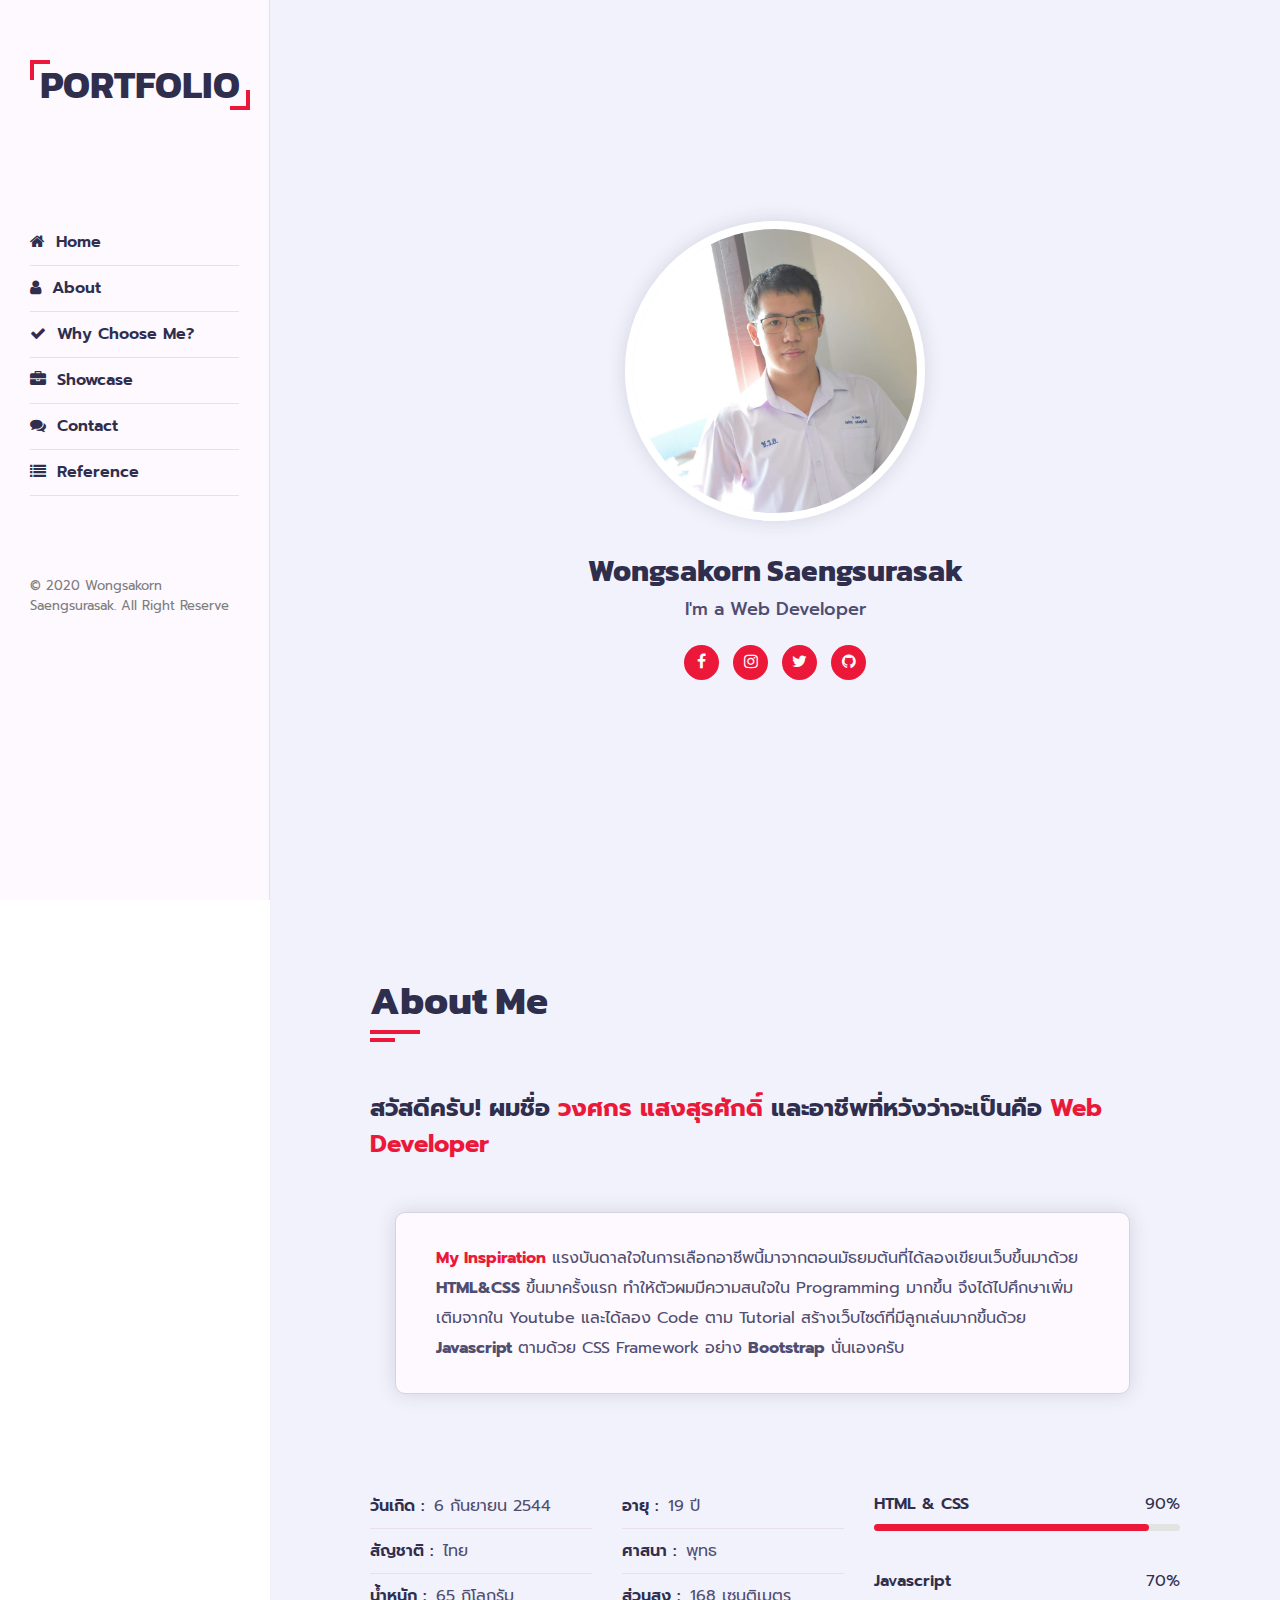
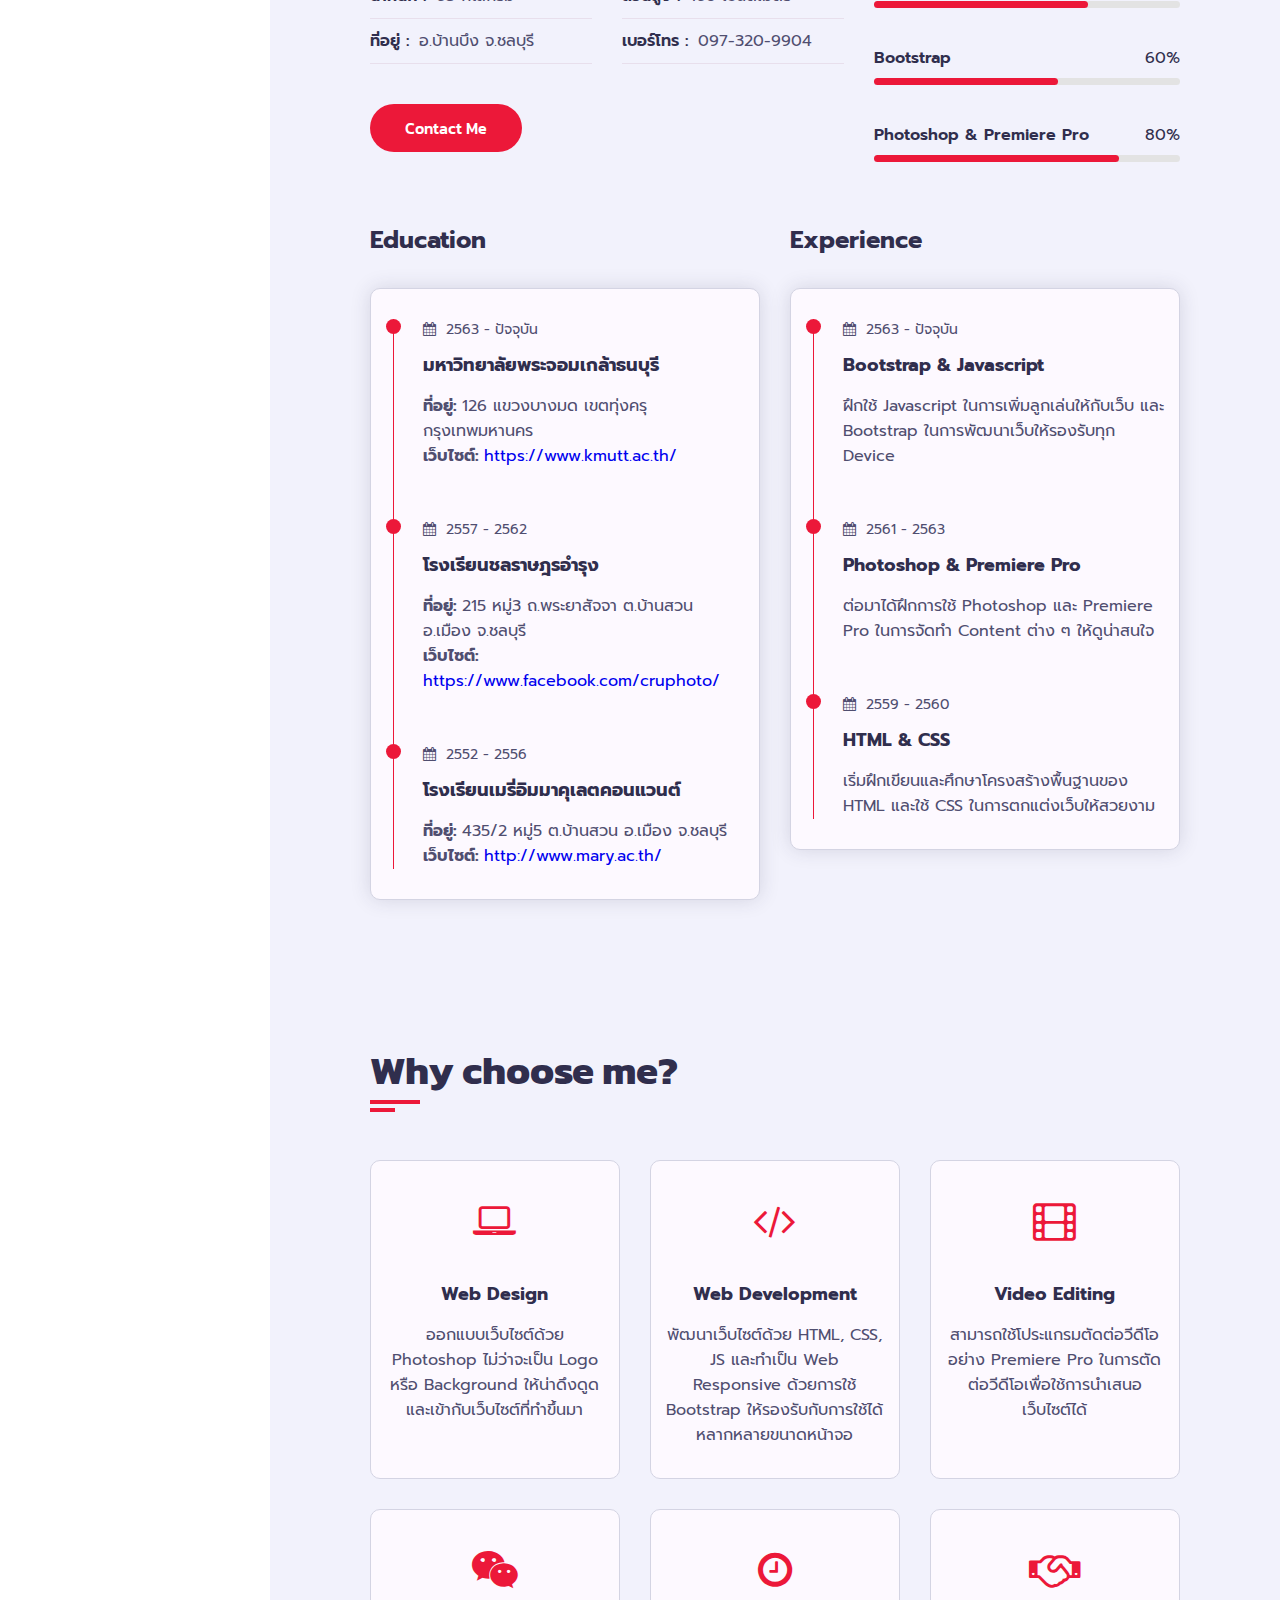
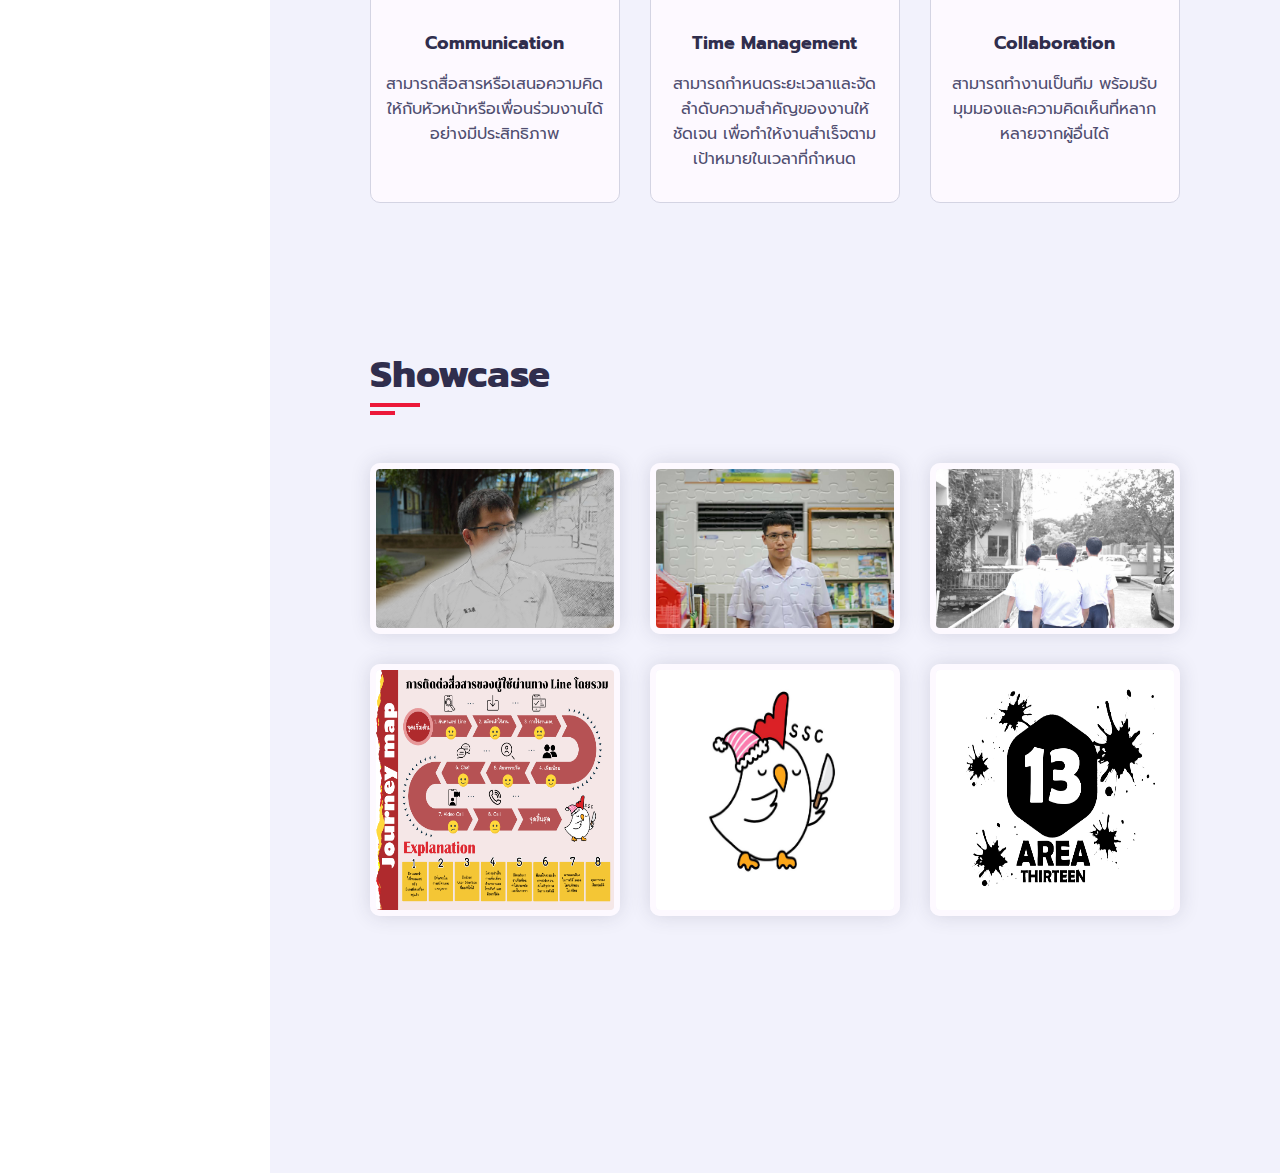
<file: index.html>
<!DOCTYPE html>
<html lang="en">

<head>
  <title>MyPortfolio</title>
  <meta charset="utf-8">
  <link rel="shortcut icon" href="images/icon/favicon.ico" type="image/x-icon" />
  <meta name="viewport" content="width=device-width, initial-scale=1.0">
  <link rel="stylesheet" href="css/style.css" type="text/css">
  <link rel="stylesheet" href="css/nav.css" type="text/css">
  <link rel="stylesheet" href="css/home.css" type="text/css">
  <link rel="stylesheet" href="css/about.css" type="text/css">
  <link rel="stylesheet" href="css/service.css" type="text/css">
  <link rel="stylesheet" href="css/showcase.css" type="text/css">
  <link rel="stylesheet" href="css/responsive.css" type="text/css">
  <link rel="stylesheet" href="css/skins/red.css" type="text/css">
</head>

<body>

  <div class="main-container">

    <!---------------------------------------------------- ส่วนของ Menu ---------------------------------------------------->

    <div class="aside">

      <div class="logo">
        <a href="index.html">PORTFOLIO</a>
      </div>

      <div class="nav-toggler">
        <span></span>
      </div>

      <ul class="nav">
        <li><a href="#" class="active"><i class="fa fa-home"></i> Home</a></li>
        <li><a href="#"><i class="fa fa-user"></i> About</a></li>
        <li><a href="#"><i class="fa fa-check"></i> Why choose me?</a></li>
        <li><a href="#"><i class="fa fa-briefcase"></i> Showcase</a></li>
        <li><a href="#"><i class="fa fa-comments"></i> Contact</a></li>
        <li><a href="#"><i class="fa fa-list"></i> Reference</a></li>
      </ul>

      <div class="copyrigth-text">
        &copy; 2020 Wongsakorn Saengsurasak. All Right Reserve
      </div>

    </div>

    <!---------------------------------------------------- ส่วนของ Main Content ---------------------------------------------------->

    <div class="main-content">

      <!---------------------------------- ส่วนของหน้า Home ---------------------------------->

      <section class="home section">
        <div class="container">
          <div class="intro">

            <img src="images/picture/profile.jpg" alt="profile" class="shadow-dark">

            <h1>Wongsakorn Saengsurasak</h1>
            <p>I'm a Web Developer</p>

            <div class="social-links">
              <a href="https://www.facebook.com/wongsakorn.saengsurasak/" target="_blank"><i class="fa fa-facebook"></i></a>
              <a href="https://www.instagram.com/game_wk/" target="_blank"><i class="fa fa-instagram"></i></a>
              <a href="https://twitter.com/Haigemu" target="_blank"><i class="fa fa-twitter"></i></a>
              <a href="https://github.com/HighGmy" target="_blank"><i class="fa fa-github"></i></a>
            </div>

          </div>
        </div>
      </section>

      <!---------------------------------- ส่วนของหน้า About ---------------------------------->

      <section class="about section">
        <div class="container">

          <div class="row">
            <div class="section-title padd-15 ">
              <h2>About Me</h2>
            </div>
          </div>

          <!-- ส่วนของการแนะนำตัว -->

          <div class="row">
            <div class="about-content padd-15">
              <div class="row">

                <div class="about-text padd-15">
                  <h3>สวัสดีครับ! ผมชื่อ <span>วงศกร แสงสุรศักดิ์</span> และอาชีพที่หวังว่าจะเป็นคือ <span>Web Developer</span></h3>
                  <p><strong style="color: #ec1839;">My Inspiration</strong> แรงบันดาลใจในการเลือกอาชีพนี้มาจากตอนมัธยมต้นที่ได้ลองเขียนเว็บขึ้นมาด้วย <strong>HTML&CSS</strong> ขึ้นมาครั้งแรก 
                    ทำให้ตัวผมมีความสนใจใน Programming มากขึ้น จึงได้ไปศึกษาเพิ่มเติมจากใน Youtube และได้ลอง Code ตาม Tutorial สร้างเว็บไซต์ที่มีลูกเล่นมากขึ้นด้วย 
                    <strong>Javascript</strong> ตามด้วย CSS Framework อย่าง <strong>Bootstrap</strong> นั่นเองครับ
                  </p>
                </div>

              </div>

              <!-- ส่วนของประวัติโดยย่อ -->

              <div class="row">
                <div class="personal-info padd-15">
                  <div class="row">

                    <div class="info-item padd-15">
                      <p>วันเกิด : <span>6 กันยายน 2544</span></p>
                    </div>

                    <div class="info-item padd-15">
                      <p>อายุ : <span>19 ปี</span></p>
                    </div>

                    <div class="info-item padd-15">
                      <p>สัญชาติ : <span>ไทย</span></p>
                    </div>

                    <div class="info-item padd-15">
                      <p>ศาสนา : <span>พุทธ</span></p>
                    </div>

                    <div class="info-item padd-15">
                      <p>น้ำหนัก : <span>65 กิโลกรัม</span></p>
                    </div>

                    <div class="info-item padd-15">
                      <p>ส่วนสูง : <span>168 เซนติเมตร</span></p>
                    </div>

                    <div class="info-item padd-15">
                      <p>ที่อยู่ : <span>อ.บ้านบึง จ.ชลบุรี</span></p>
                    </div>

                    <div class="info-item padd-15">
                      <p>เบอร์โทร : <span>097-320-9904</span></p>
                    </div>

                  </div>

                  <!-- ส่วนของปุ่ม Contect -->

                  <div class="row">
                    <div class="buttons padd-15">
                      <a href="#" class="btn">Contact Me</a>
                    </div>
                  </div>
                </div>

                <!-- ส่วนของหน้า Skills -->

                <div class="skills padd-15">
                  <div class="row">

                    <div class="skill-item padd-15">
                      <h5>HTML & CSS</h5>
                      <div class="progress">
                        <div class="progress-in" style="width: 90%;"></div>
                        <div class="skill-percent">90%</div>
                      </div>
                    </div>

                    <div class="skill-item padd-15">
                      <h5>Javascript</h5>
                      <div class="progress">
                        <div class="progress-in" style="width: 70%;"></div>
                        <div class="skill-percent">70%</div>
                      </div>
                    </div>

                    <div class="skill-item padd-15">
                      <h5>Bootstrap</h5>
                      <div class="progress">
                        <div class="progress-in" style="width: 60%;"></div>
                        <div class="skill-percent">60%</div>
                      </div>
                    </div>

                    <div class="skill-item padd-15">
                      <h5>Photoshop & Premiere Pro</h5>
                      <div class="progress">
                        <div class="progress-in" style="width: 80%;"></div>
                        <div class="skill-percent">80%</div>
                      </div>
                    </div>

                  </div>
                </div>
              </div>

              <!-- ส่วนของ Education -->

              <div class="row">

                <div class="education padd-15">
                  <h3 class="title">Education</h3>

                  <div class="row">
                    <div class="timeline-box padd-15">
                      <div class="timeline shadow-dark">

                        <!-- ส่วนของ Timeline Education -->

                        <div class="timeline-item">
                          <div class="circle-dot"></div>

                          <h6 class="timeline-date">
                            <i class="fa fa-calendar"></i> 2563 - ปัจจุบัน
                          </h6>
                          <h4 class="timeline-title">มหาวิทยาลัยพระจอมเกล้าธนบุรี</h4>
                          <p class="timeline-text">
                            <strong>ที่อยู่: </strong>126 แขวงบางมด เขตทุ่งครุ กรุงเทพมหานคร <br>
                            <strong>เว็บไซต์: </strong><a href="https://www.kmutt.ac.th/" target="_blank">https://www.kmutt.ac.th/</a>
                          </p>
                        </div>

                        <div class="timeline-item">
                          <div class="circle-dot"></div>

                          <h6 class="timeline-date">
                            <i class="fa fa-calendar"></i> 2557 - 2562
                          </h6>
                          <h4 class="timeline-title">โรงเรียนชลราษฎรอํารุง</h4>
                          <p class="timeline-text">
                            <strong>ที่อยู่: </strong>215 หมู่3 ถ.พระยาสัจจา ต.บ้านสวน อ.เมือง จ.ชลบุรี  <br>
                            <strong>เว็บไซต์: </strong><a href="https://www.facebook.com/cruphoto/" target="_blank">https://www.facebook.com/cruphoto/</a>
                          </p>
                        </div>

                        <div class="timeline-item">
                          <div class="circle-dot"></div>

                          <h6 class="timeline-date">
                            <i class="fa fa-calendar"></i> 2552 - 2556
                          </h6>
                          <h4 class="timeline-title">โรงเรียนเมรี่อิมมาคุเลตคอนแวนต์</h4>
                          <p class="timeline-text">
                            <strong>ที่อยู่: </strong>435/2 หมู่5 ต.บ้านสวน อ.เมือง จ.ชลบุรี  <br>
                            <strong>เว็บไซต์: </strong><a href="http://www.mary.ac.th/" target="_blank">http://www.mary.ac.th/</a>
                          </p>
                        </div>

                      </div>
                    </div>
                  </div>

                </div>

                <!-- ส่วนของ Experience -->

                <div class="experience padd-15">
                  <h3 class="title">Experience</h3>
                  <div class="row">
                    <div class="timeline-box padd-15">
                      <div class="timeline shadow-dark">

                        <!-- ส่วนของ Timeline Experience -->

                        <div class="timeline-item">
                          <div class="circle-dot"></div>

                          <h6 class="timeline-date">
                            <i class="fa fa-calendar"></i> 2563 - ปัจจุบัน
                          </h6>
                          <h4 class="timeline-title">Bootstrap & Javascript</h4>
                          <p class="timeline-text">ฝึกใช้ Javascript ในการเพิ่มลูกเล่นให้กับเว็บ และ Bootstrap ในการพัฒนาเว็บให้รองรับทุก Device</p>
                        </div>

                        <div class="timeline-item">
                          <div class="circle-dot"></div>

                          <h6 class="timeline-date">
                            <i class="fa fa-calendar"></i> 2561 - 2563
                          </h6>
                          <h4 class="timeline-title">Photoshop & Premiere Pro</h4>
                          <p class="timeline-text">ต่อมาได้ฝึกการใช้ Photoshop และ Premiere Pro ในการจัดทำ Content ต่าง ๆ ให้ดูน่าสนใจ</p>
                        </div>

                        <div class="timeline-item">
                          <div class="circle-dot"></div>

                          <h6 class="timeline-date">
                            <i class="fa fa-calendar"></i> 2559 - 2560
                          </h6>
                          <h4 class="timeline-title">HTML & CSS</h4>
                          <p class="timeline-text">เริ่มฝึกเขียนและศึกษาโครงสร้างพื้นฐานของ HTML และใช้ CSS ในการตกแต่งเว็บให้สวยงาม</p>
                        </div>

                      </div>
                    </div>
                  </div>
                </div>

              </div>

            </div>
          </div>

        </div>
      </section>

      <!---------------------------------- ส่วนของหน้า Why choose me? ---------------------------------->

      <section class="service section">
        <div class="container">

          <div class="row">
            <div class="section-title padd-15">
              <h2>Why choose me?</h2>
            </div>
          </div>

          <div class="row">

            <div class="service-item padd-15">
              <div class="service-item-inner">
                <div class="icon"><i class="fa fa-laptop"></i></div>
                <h4>Web Design</h4>
                <p>ออกแบบเว็บไซต์ด้วย Photoshop ไม่ว่าจะเป็น Logo หรือ Background ให้น่าดึงดูดและเข้ากับเว็บไซต์ที่ทำขึ้นมา</p>
              </div>
            </div>

            <div class="service-item padd-15">
              <div class="service-item-inner">
                <div class="icon"><i class="fa fa-code"></i></div>
                <h4>Web Development</h4>
                <p>พัฒนาเว็บไซต์ด้วย HTML, CSS, JS และทำเป็น Web Responsive ด้วยการใช้ Bootstrap ให้รองรับกับการใช้ได้หลากหลายขนาดหน้าจอ</p>
              </div>
            </div>

            <div class="service-item padd-15">
              <div class="service-item-inner">
                <div class="icon"><i class="fa fa-film"></i></div>
                <h4>Video Editing</h4>
                <p>สามารถใช้โประแกรมตัดต่อวีดีโออย่าง Premiere Pro ในการตัดต่อวีดีโอเพื่อใช้การนำเสนอเว็บไซต์ได้</p>
              </div>
            </div>

            <div class="service-item padd-15">
              <div class="service-item-inner">
                <div class="icon"><i class="fa fa-weixin"></i></div>
                <h4>Communication</h4>
                <p>สามารถสื่อสารหรือเสนอความคิดให้กับหัวหน้าหรือเพื่อนร่วมงานได้อย่างมีประสิทธิภาพ</p>
              </div>
            </div>

            <div class="service-item padd-15">
              <div class="service-item-inner">
                <div class="icon"><i class="fa fa-clock-o"></i></div>
                <h4>Time management</h4>
                <p>สามารถกำหนดระยะเวลาและจัดลำดับความสำคัญของงานให้ชัดเจน เพื่อทำให้งานสําเร็จตามเป้าหมายในเวลาที่กำหนด</p>
              </div>
            </div>

            <div class="service-item padd-15">
              <div class="service-item-inner">
                <div class="icon"><i class="fa fa-handshake-o"></i></div>
                <h4>Collaboration</h4>
                <p>สามารถทำงานเป็นทีม พร้อมรับมุมมองและความคิดเห็นที่หลากหลายจากผู้อื่นได้</p>
              </div>
            </div>

          </div>
        </div>
      </section>

      <!---------------------------------- ส่วนของหน้า Showcase  ---------------------------------->

      <section class="showcase section">
        <div class="container">

          <div class="row">
            <div class="section-title padd-15">
              <h2>Showcase</h2>
            </div>
          </div>

          <!--------------------------- Not Use This!! --------------------------->

          <!--
          <div class="row">
            <div class="showcase-filter padd-15">
              <button type="button" class="active" data-filter="all">All</button>
              <button type="button" data-filter="photography">Photography</button>
              <button type="button" data-filter="infographic">Infographic</button>
              <button type="button" data-filter="logo">Logo</button>
            </div>
          </div>
          -->
          

          <div class="row">

            <!-- Showcase Item1 -->

            <div class="showcase-item padd-15" data-category="photography">
              <div class="showcase-item-inner shadow-dark">
                <div class="showcase-img">
                  <img src="images/showcase/1.jpg">
                </div>
                <div class="showcase-info">
                  <h4>Photoshop</h4>
                  <div class="icon">
                    <i class="fa fa-search"></i>
                  </div>
                </div>
              </div>
            </div>

            <!-- Showcase Item2 -->

            <div class="showcase-item padd-15" data-category="photography">
              <div class="showcase-item-inner shadow-dark">
                <div class="showcase-img">
                  <img src="images/showcase/2.jpg">
                </div>
                <div class="showcase-info">
                  <h4>Photoshop</h4>
                  <div class="icon">
                    <i class="fa fa-search"></i>
                  </div>
                </div>
              </div>
            </div>

            <!-- Showcase Item3 -->

            <div class="showcase-item padd-15" data-category="photography">
              <div class="showcase-item-inner shadow-dark">
                <div class="showcase-img">
                  <img src="images/showcase/3.jpg">
                </div>
                <div class="showcase-info">
                  <h4>Photoshop</h4>
                  <div class="icon">
                    <i class="fa fa-search"></i>
                  </div>
                </div>
              </div>
            </div>

            <!-- Showcase Item4 -->

            <div class="showcase-item padd-15" data-category="photography">
              <div class="showcase-item-inner shadow-dark">
                <div class="showcase-img">
                  <img src="images/showcase/4.jpg" width="250" height="240">
                </div>
                <div class="showcase-info">
                  <h4>Infographic Design </h4>
                  <div class="icon">
                    <i class="fa fa-search"></i>
                  </div>
                </div>
              </div>
            </div>

            <!-- Showcase Item5 -->

            <div class="showcase-item padd-15" data-category="infographic">
              <div class="showcase-item-inner shadow-dark">
                <div class="showcase-img">
                  <img src="images/showcase/5.jpg" width="250" height="240">
                </div>
                <div class="showcase-info">
                  <h4>Logo Design</h4>
                  <div class="icon">
                    <i class="fa fa-search"></i>
                  </div>
                </div>
              </div>
            </div>

            <!-- Showcase Item6 -->

            <div class="showcase-item padd-15" data-category="logo">
              <div class="showcase-item-inner shadow-dark">
                <div class="showcase-img">
                  <img src="images/showcase/6.jpg" width="250" height="240">
                </div>
                <div class="showcase-info">
                  <h4>Logo Desing</h4>
                  <div class="icon">
                    <i class="fa fa-search"></i>
                  </div>
                </div>
              </div>
            </div>
            
          </div>
          
        </div>
      </section>
      
      <!---------------------------------- ส่วนของหน้า Contact ---------------------------------->







      <!---------------------------------- ส่วนของหน้า Reference ---------------------------------->



    </div>

  </div>




</body>

</html>
</file>
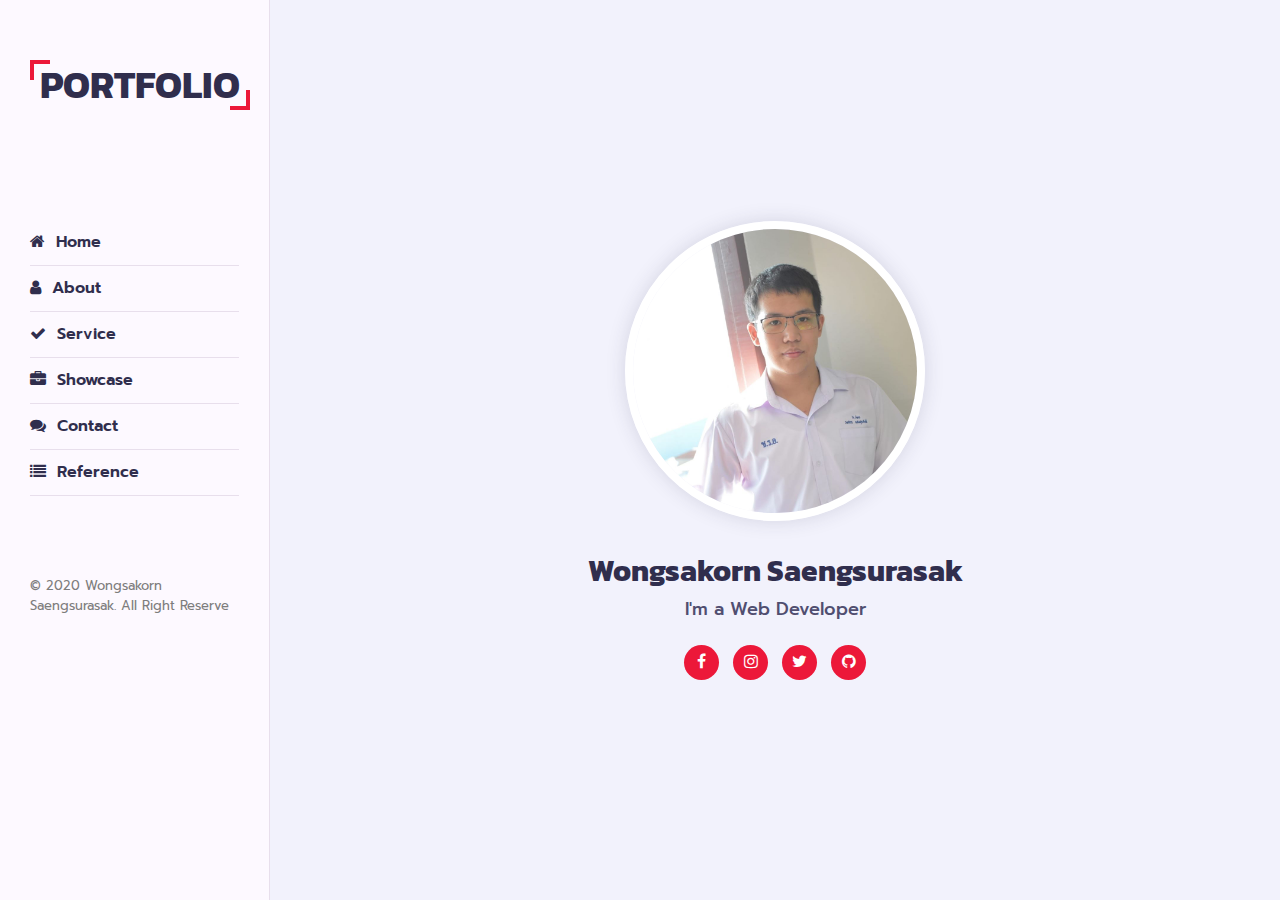
<file: 1.home.html>
<!DOCTYPE html>
<html lang="en">

<head>
  <title>Personal Portfolio</title>
  <meta charset="utf-8">
  <link rel="shortcut icon" href="images/icon/favicon.ico" type="image/x-icon" />
  <meta name="viewport" content="width=device-width, initial-scale=1.0">
  <link rel="stylesheet" href="css/style.css" type="text/css">
  <link rel="stylesheet" href="css/nav.css" type="text/css">
  <link rel="stylesheet" href="css/home.css" type="text/css">
  <link rel="stylesheet" href="css/about.css" type="text/css">
  <link rel="stylesheet" href="css/service.css" type="text/css">
  <link rel="stylesheet" href="css/showcase.css" type="text/css">
  <link rel="stylesheet" href="css/contact.css" type="text/css">
  <link rel="stylesheet" href="css/responsive.css" type="text/css">
  <link rel="stylesheet" href="css/skins/red.css" type="text/css">
</head>

<body>

  <div class="main-container">

    <!---------------------------------------------------- ส่วนของ Menu ---------------------------------------------------->

    <div class="aside">

      <div class="logo">
        <a href="index.html">PORTFOLIO</a>
      </div>

      <div class="nav-toggler">
        <span></span>
      </div>

      <ul class="nav">
        <li><a href="1.home.html"><i class="fa fa-home"></i> Home</a></li>
        <li><a href="2.about.html"><i class="fa fa-user"></i> About</a></li>
        <li><a href="3.service.html"><i class="fa fa-check"></i> Service</a></li>
        <li><a href="4.showcase.html"><i class="fa fa-briefcase"></i> Showcase</a></li>
        <li><a href="5.contact.html"><i class="fa fa-comments"></i> Contact</a></li>
        <li><a href="6.reference.html"><i class="fa fa-list"></i> Reference</a></li>
      </ul>

      <div class="copyrigth-text">
        &copy; 2020 Wongsakorn Saengsurasak. All Right Reserve
      </div>

    </div>

    <!---------------------------------------------------- ส่วนของ Main Content ---------------------------------------------------->

    <div class="main-content">

      <!---------------------------------- ส่วนของหน้า Home ---------------------------------->

      <section class="home section" id="home">
        <div class="container">
          <div class="intro">

            <img src="images/picture/profile.jpg" alt="profile" class="shadow-dark">

            <h1>Wongsakorn Saengsurasak</h1>
            <p>I'm a Web Developer</p>

            <div class="social-links">
              <a href="https://www.facebook.com/wongsakorn.saengsurasak/" target="_blank"><i class="fa fa-facebook"></i></a>
              <a href="https://www.instagram.com/game_wk/" target="_blank"><i class="fa fa-instagram"></i></a>
              <a href="https://twitter.com/Haigemu" target="_blank"><i class="fa fa-twitter"></i></a>
              <a href="https://github.com/HighGmy" target="_blank"><i class="fa fa-github"></i></a>
            </div>

          </div>
        </div>
      </section>

    </div>
  </div>

</body>
</html>
</file>
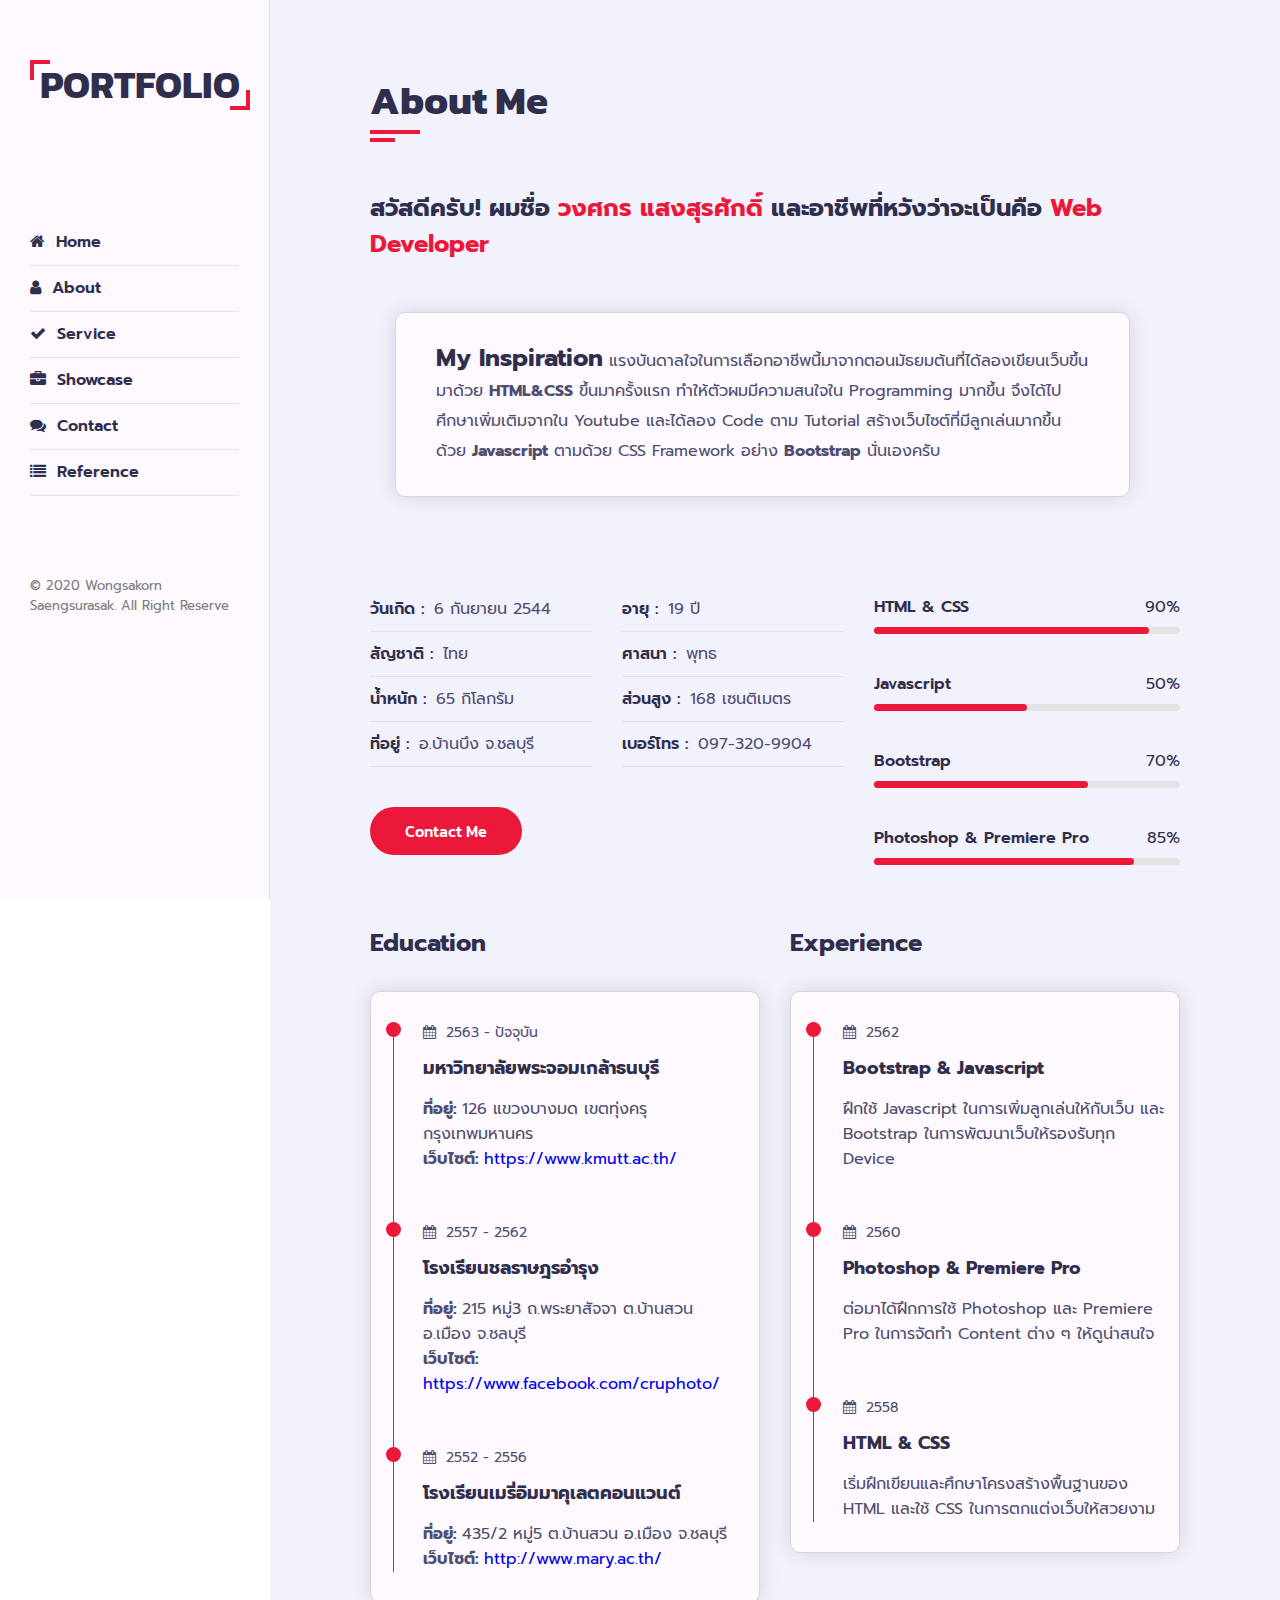
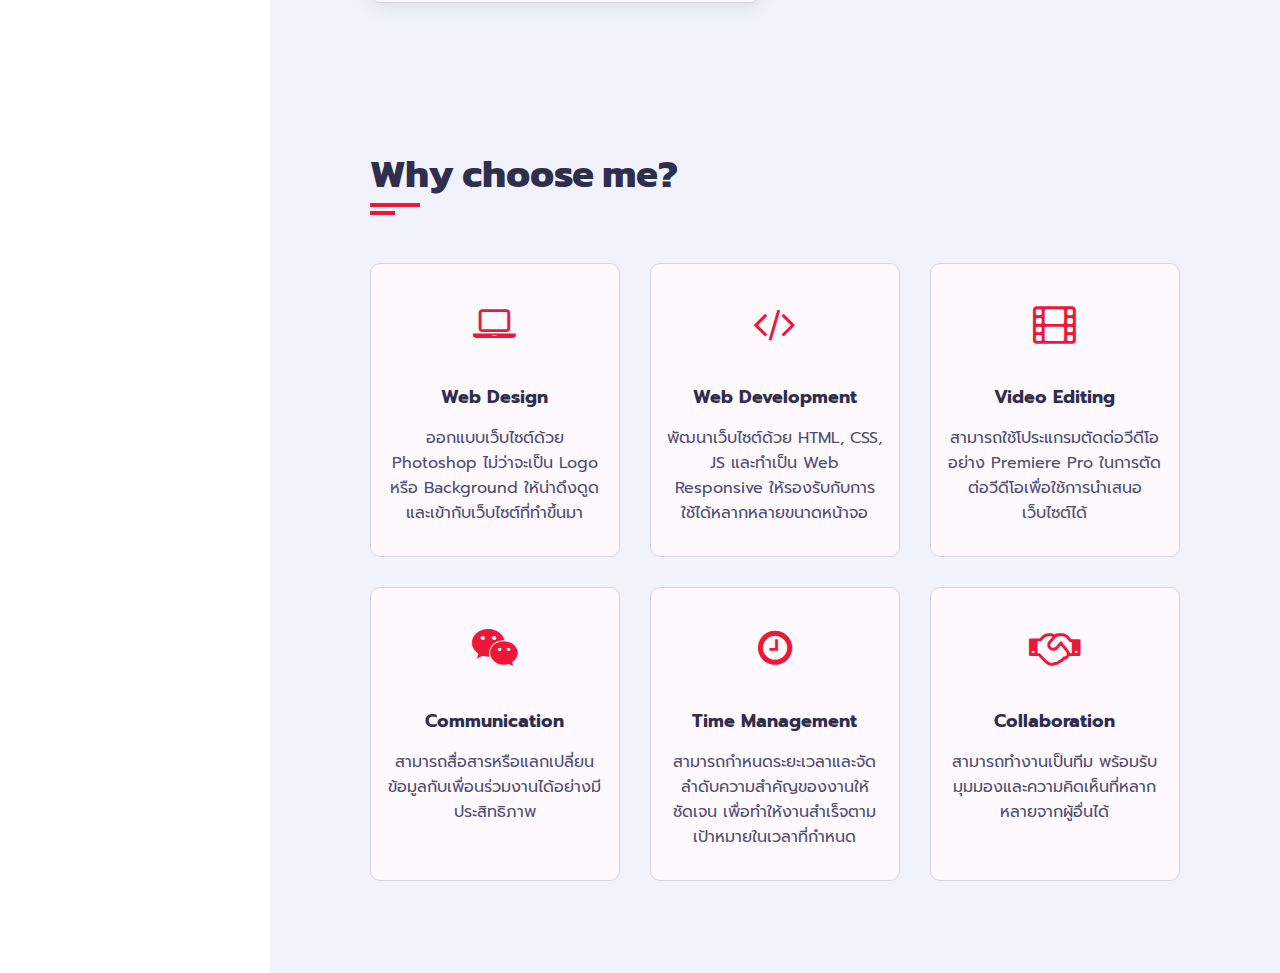
<file: 2.about.html>
<!DOCTYPE html>
<html lang="en">

<head>
  <title>Personal Portfolio</title>
  <meta charset="utf-8">
  <link rel="shortcut icon" href="images/icon/favicon.ico" type="image/x-icon" />
  <meta name="viewport" content="width=device-width, initial-scale=1.0">
  <link rel="stylesheet" href="css/style.css" type="text/css">
  <link rel="stylesheet" href="css/nav.css" type="text/css">
  <link rel="stylesheet" href="css/home.css" type="text/css">
  <link rel="stylesheet" href="css/about.css" type="text/css">
  <link rel="stylesheet" href="css/service.css" type="text/css">
  <link rel="stylesheet" href="css/showcase.css" type="text/css">
  <link rel="stylesheet" href="css/contact.css" type="text/css">
  <link rel="stylesheet" href="css/responsive.css" type="text/css">
  <link rel="stylesheet" href="css/skins/red.css" type="text/css">
</head>

<body>

  <div class="main-container">

    <!---------------------------------------------------- ส่วนของ Menu ---------------------------------------------------->

    <div class="aside">

      <div class="logo">
        <a href="index.html">PORTFOLIO</a>
      </div>

      <div class="nav-toggler">
        <span></span>
      </div>

      <ul class="nav">
        <li><a href="1.home.html"><i class="fa fa-home"></i> Home</a></li>
        <li><a href="2.about.html"><i class="fa fa-user"></i> About</a></li>
        <li><a href="3.service.html"><i class="fa fa-check"></i> Service</a></li>
        <li><a href="4.showcase.html"><i class="fa fa-briefcase"></i> Showcase</a></li>
        <li><a href="5.contact.html"><i class="fa fa-comments"></i> Contact</a></li>
        <li><a href="6.reference.html"><i class="fa fa-list"></i> Reference</a></li>
      </ul>

      <div class="copyrigth-text">
        &copy; 2020 Wongsakorn Saengsurasak. All Right Reserve
      </div>

    </div>

    <!---------------------------------------------------- ส่วนของ Main Content ---------------------------------------------------->

    <div class="main-content">

      <!---------------------------------- ส่วนของหน้า About ---------------------------------->

      <section class="about section" id="about">
        <div class="container">

          <div class="row">
            <div class="section-title padd-15 ">
              <h2>About Me</h2>
            </div>
          </div>

          <!-- ส่วนของการแนะนำตัว -->

          <div class="row">
            <div class="about-content padd-15">
              <div class="row">

                <div class="about-text padd-15">
                  <h3>สวัสดีครับ! ผมชื่อ <span>วงศกร แสงสุรศักดิ์</span> และอาชีพที่หวังว่าจะเป็นคือ <span>Web Developer</span></h3>
                  <p><strong style="color: #302e4d; font-size: 150%;">My Inspiration</strong> แรงบันดาลใจในการเลือกอาชีพนี้มาจากตอนมัธยมต้นที่ได้ลองเขียนเว็บขึ้นมาด้วย <strong>HTML&CSS</strong> ขึ้นมาครั้งแรก 
                    ทำให้ตัวผมมีความสนใจใน Programming มากขึ้น จึงได้ไปศึกษาเพิ่มเติมจากใน Youtube และได้ลอง Code ตาม Tutorial สร้างเว็บไซต์ที่มีลูกเล่นมากขึ้นด้วย 
                    <strong>Javascript</strong> ตามด้วย CSS Framework อย่าง <strong>Bootstrap</strong> นั่นเองครับ
                  </p>
                </div>

              </div>

              <!-- ส่วนของประวัติโดยย่อ -->

              <div class="row">
                <div class="personal-info padd-15">
                  <div class="row">

                    <div class="info-item padd-15">
                      <p>วันเกิด : <span>6 กันยายน 2544</span></p>
                    </div>

                    <div class="info-item padd-15">
                      <p>อายุ : <span>19 ปี</span></p>
                    </div>

                    <div class="info-item padd-15">
                      <p>สัญชาติ : <span>ไทย</span></p>
                    </div>

                    <div class="info-item padd-15">
                      <p>ศาสนา : <span>พุทธ</span></p>
                    </div>

                    <div class="info-item padd-15">
                      <p>น้ำหนัก : <span>65 กิโลกรัม</span></p>
                    </div>

                    <div class="info-item padd-15">
                      <p>ส่วนสูง : <span>168 เซนติเมตร</span></p>
                    </div>

                    <div class="info-item padd-15">
                      <p>ที่อยู่ : <span>อ.บ้านบึง จ.ชลบุรี</span></p>
                    </div>

                    <div class="info-item padd-15">
                      <p>เบอร์โทร : <span>097-320-9904</span></p>
                    </div>

                  </div>

                  <!-- ส่วนของปุ่ม Contect -->

                  <div class="row">
                    <div class="buttons padd-15">
                      <a href="5.contact.html" class="btn">Contact Me</a>
                    </div>
                  </div>
                </div>

                <!-- ส่วนของหน้า Skills -->

                <div class="skills padd-15">
                  <div class="row">

                    <div class="skill-item padd-15">
                      <h5>HTML & CSS</h5>
                      <div class="progress">
                        <div class="progress-in" style="width: 90%;"></div>
                        <div class="skill-percent">90%</div>
                      </div>
                    </div>

                    <div class="skill-item padd-15">
                      <h5>Javascript</h5>
                      <div class="progress">
                        <div class="progress-in" style="width: 50%;"></div>
                        <div class="skill-percent">50%</div>
                      </div>
                    </div>

                    <div class="skill-item padd-15">
                      <h5>Bootstrap</h5>
                      <div class="progress">
                        <div class="progress-in" style="width: 70%;"></div>
                        <div class="skill-percent">70%</div>
                      </div>
                    </div>

                    <div class="skill-item padd-15">
                      <h5>Photoshop & Premiere Pro</h5>
                      <div class="progress">
                        <div class="progress-in" style="width: 85%;"></div>
                        <div class="skill-percent">85%</div>
                      </div>
                    </div>

                  </div>
                </div>
              </div>

              <!-- ส่วนของ Education -->

              <div class="row">

                <div class="education padd-15">
                  <h3 class="title">Education</h3>

                  <div class="row">
                    <div class="timeline-box padd-15">
                      <div class="timeline shadow-dark">

                        <!-- ส่วนของ Timeline Education -->

                        <div class="timeline-item">
                          <div class="circle-dot"></div>

                          <h6 class="timeline-date">
                            <i class="fa fa-calendar"></i> 2563 - ปัจจุบัน
                          </h6>
                          <h4 class="timeline-title">มหาวิทยาลัยพระจอมเกล้าธนบุรี</h4>
                          <p class="timeline-text">
                            <strong>ที่อยู่: </strong>126 แขวงบางมด เขตทุ่งครุ กรุงเทพมหานคร <br>
                            <strong>เว็บไซต์: </strong><a href="https://www.kmutt.ac.th/" target="_blank">https://www.kmutt.ac.th/</a>
                          </p>
                        </div>

                        <div class="timeline-item">
                          <div class="circle-dot"></div>

                          <h6 class="timeline-date">
                            <i class="fa fa-calendar"></i> 2557 - 2562
                          </h6>
                          <h4 class="timeline-title">โรงเรียนชลราษฎรอํารุง</h4>
                          <p class="timeline-text">
                            <strong>ที่อยู่: </strong>215 หมู่3 ถ.พระยาสัจจา ต.บ้านสวน อ.เมือง จ.ชลบุรี  <br>
                            <strong>เว็บไซต์: </strong><a href="https://www.facebook.com/cruphoto/" target="_blank">https://www.facebook.com/cruphoto/</a>
                          </p>
                        </div>

                        <div class="timeline-item">
                          <div class="circle-dot"></div>

                          <h6 class="timeline-date">
                            <i class="fa fa-calendar"></i> 2552 - 2556
                          </h6>
                          <h4 class="timeline-title">โรงเรียนเมรี่อิมมาคุเลตคอนแวนต์</h4>
                          <p class="timeline-text">
                            <strong>ที่อยู่: </strong>435/2 หมู่5 ต.บ้านสวน อ.เมือง จ.ชลบุรี  <br>
                            <strong>เว็บไซต์: </strong><a href="http://www.mary.ac.th/" target="_blank">http://www.mary.ac.th/</a>
                          </p>
                        </div>

                      </div>
                    </div>
                  </div>

                </div>

                <!-- ส่วนของ Experience -->

                <div class="experience padd-15">
                  <h3 class="title">Experience</h3>
                  <div class="row">
                    <div class="timeline-box padd-15">
                      <div class="timeline shadow-dark">

                        <!-- ส่วนของ Timeline Experience -->

                        <div class="timeline-item">
                          <div class="circle-dot"></div>

                          <h6 class="timeline-date">
                            <i class="fa fa-calendar"></i> 2562
                          </h6>
                          <h4 class="timeline-title">Bootstrap & Javascript</h4>
                          <p class="timeline-text">ฝึกใช้ Javascript ในการเพิ่มลูกเล่นให้กับเว็บ และ Bootstrap ในการพัฒนาเว็บให้รองรับทุก Device</p>
                        </div>

                        <div class="timeline-item">
                          <div class="circle-dot"></div>

                          <h6 class="timeline-date">
                            <i class="fa fa-calendar"></i> 2560
                          </h6>
                          <h4 class="timeline-title">Photoshop & Premiere Pro</h4>
                          <p class="timeline-text">ต่อมาได้ฝึกการใช้ Photoshop และ Premiere Pro ในการจัดทำ Content ต่าง ๆ ให้ดูน่าสนใจ</p>
                        </div>

                        <div class="timeline-item">
                          <div class="circle-dot"></div>

                          <h6 class="timeline-date">
                            <i class="fa fa-calendar"></i> 2558
                          </h6>
                          <h4 class="timeline-title">HTML & CSS</h4>
                          <p class="timeline-text">เริ่มฝึกเขียนและศึกษาโครงสร้างพื้นฐานของ HTML และใช้ CSS ในการตกแต่งเว็บให้สวยงาม</p>
                        </div>

                      </div>
                    </div>
                  </div>
                </div>

              </div>

            </div>
          </div>

        </div>
      </section>

      <!---------------------------------- ส่วนของหน้า Service ---------------------------------->

      <section class="service section" id="service">
        <div class="container">

          <div class="row">
            <div class="section-title padd-15">
              <h2>Why choose me?</h2>
            </div>
          </div>

          <div class="row">

            <div class="service-item padd-15">
              <div class="service-item-inner">
                <div class="icon"><i class="fa fa-laptop"></i></div>
                <h4>Web Design</h4>
                <p>ออกแบบเว็บไซต์ด้วย Photoshop ไม่ว่าจะเป็น Logo หรือ Background ให้น่าดึงดูดและเข้ากับเว็บไซต์ที่ทำขึ้นมา</p>
              </div>
            </div>

            <div class="service-item padd-15">
              <div class="service-item-inner">
                <div class="icon"><i class="fa fa-code"></i></div>
                <h4>Web Development</h4>
                <p>พัฒนาเว็บไซต์ด้วย HTML, CSS, JS และทำเป็น Web Responsive ให้รองรับกับการใช้ได้หลากหลายขนาดหน้าจอ</p>
              </div>
            </div>

            <div class="service-item padd-15">
              <div class="service-item-inner">
                <div class="icon"><i class="fa fa-film"></i></div>
                <h4>Video Editing</h4>
                <p>สามารถใช้โประแกรมตัดต่อวีดีโออย่าง Premiere Pro ในการตัดต่อวีดีโอเพื่อใช้การนำเสนอเว็บไซต์ได้</p>
              </div>
            </div>

            <div class="service-item padd-15">
              <div class="service-item-inner">
                <div class="icon"><i class="fa fa-weixin"></i></div>
                <h4>Communication</h4>
                <p>สามารถสื่อสารหรือแลกเปลี่ยนข้อมูลกับเพื่อนร่วมงานได้อย่างมีประสิทธิภาพ</p>
              </div>
            </div>

            <div class="service-item padd-15">
              <div class="service-item-inner">
                <div class="icon"><i class="fa fa-clock-o"></i></div>
                <h4>Time management</h4>
                <p>สามารถกำหนดระยะเวลาและจัดลำดับความสำคัญของงานให้ชัดเจน เพื่อทำให้งานสําเร็จตามเป้าหมายในเวลาที่กำหนด</p>
              </div>
            </div>

            <div class="service-item padd-15">
              <div class="service-item-inner">
                <div class="icon"><i class="fa fa-handshake-o"></i></div>
                <h4>Collaboration</h4>
                <p>สามารถทำงานเป็นทีม พร้อมรับมุมมองและความคิดเห็นที่หลากหลายจากผู้อื่นได้</p>
              </div>
            </div>

          </div>
        </div>
      </section>


    </div>
  </div>

</body>
</html>
</file>
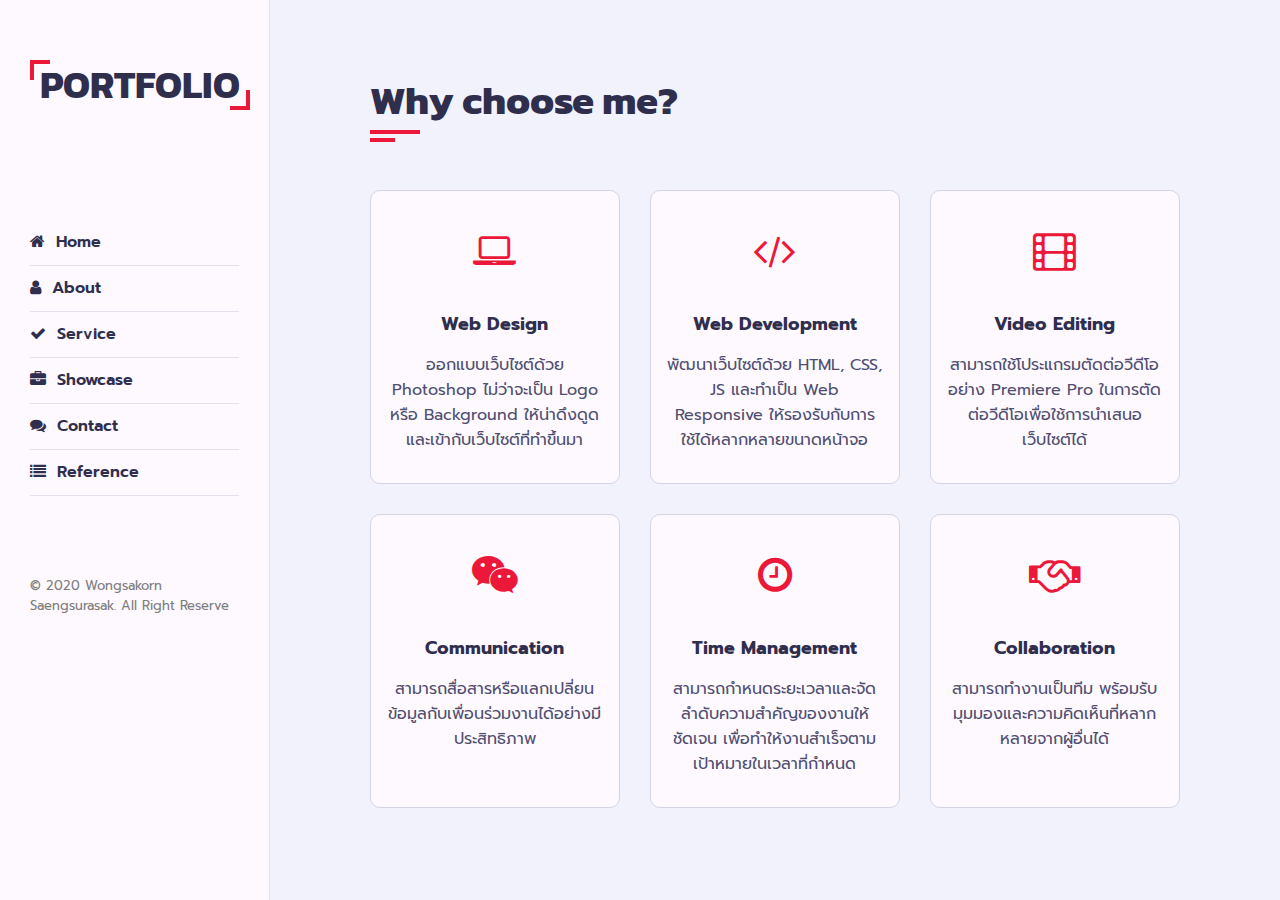
<file: 3.service.html>
<!DOCTYPE html>
<html lang="en">

<head>
  <title>Personal Portfolio</title>
  <meta charset="utf-8">
  <link rel="shortcut icon" href="images/icon/favicon.ico" type="image/x-icon" />
  <meta name="viewport" content="width=device-width, initial-scale=1.0">
  <link rel="stylesheet" href="css/style.css" type="text/css">
  <link rel="stylesheet" href="css/nav.css" type="text/css">
  <link rel="stylesheet" href="css/home.css" type="text/css">
  <link rel="stylesheet" href="css/about.css" type="text/css">
  <link rel="stylesheet" href="css/service.css" type="text/css">
  <link rel="stylesheet" href="css/showcase.css" type="text/css">
  <link rel="stylesheet" href="css/contact.css" type="text/css">
  <link rel="stylesheet" href="css/responsive.css" type="text/css">
  <link rel="stylesheet" href="css/skins/red.css" type="text/css">
</head>

<body>

  <div class="main-container">

    <!---------------------------------------------------- ส่วนของ Menu ---------------------------------------------------->

    <div class="aside">

      <div class="logo">
        <a href="index.html">PORTFOLIO</a>
      </div>

      <div class="nav-toggler">
        <span></span>
      </div>

      <ul class="nav">
        <li><a href="1.home.html"><i class="fa fa-home"></i> Home</a></li>
        <li><a href="2.about.html"><i class="fa fa-user"></i> About</a></li>
        <li><a href="3.service.html"><i class="fa fa-check"></i> Service</a></li>
        <li><a href="4.showcase.html"><i class="fa fa-briefcase"></i> Showcase</a></li>
        <li><a href="5.contact.html"><i class="fa fa-comments"></i> Contact</a></li>
        <li><a href="6.reference.html"><i class="fa fa-list"></i> Reference</a></li>
      </ul>

      <div class="copyrigth-text">
        &copy; 2020 Wongsakorn Saengsurasak. All Right Reserve
      </div>

    </div>

    <!---------------------------------------------------- ส่วนของ Main Content ---------------------------------------------------->

    <div class="main-content">

      <!---------------------------------- ส่วนของหน้า Service ---------------------------------->

      <section class="service section" id="service">
        <div class="container">

          <div class="row">
            <div class="section-title padd-15">
              <h2>Why choose me?</h2>
            </div>
          </div>

          <div class="row">

            <div class="service-item padd-15">
              <div class="service-item-inner">
                <div class="icon"><i class="fa fa-laptop"></i></div>
                <h4>Web Design</h4>
                <p>ออกแบบเว็บไซต์ด้วย Photoshop ไม่ว่าจะเป็น Logo หรือ Background ให้น่าดึงดูดและเข้ากับเว็บไซต์ที่ทำขึ้นมา</p>
              </div>
            </div>

            <div class="service-item padd-15">
              <div class="service-item-inner">
                <div class="icon"><i class="fa fa-code"></i></div>
                <h4>Web Development</h4>
                <p>พัฒนาเว็บไซต์ด้วย HTML, CSS, JS และทำเป็น Web Responsive ให้รองรับกับการใช้ได้หลากหลายขนาดหน้าจอ</p>
              </div>
            </div>

            <div class="service-item padd-15">
              <div class="service-item-inner">
                <div class="icon"><i class="fa fa-film"></i></div>
                <h4>Video Editing</h4>
                <p>สามารถใช้โประแกรมตัดต่อวีดีโออย่าง Premiere Pro ในการตัดต่อวีดีโอเพื่อใช้การนำเสนอเว็บไซต์ได้</p>
              </div>
            </div>

            <div class="service-item padd-15">
              <div class="service-item-inner">
                <div class="icon"><i class="fa fa-weixin"></i></div>
                <h4>Communication</h4>
                <p>สามารถสื่อสารหรือแลกเปลี่ยนข้อมูลกับเพื่อนร่วมงานได้อย่างมีประสิทธิภาพ</p>
              </div>
            </div>

            <div class="service-item padd-15">
              <div class="service-item-inner">
                <div class="icon"><i class="fa fa-clock-o"></i></div>
                <h4>Time management</h4>
                <p>สามารถกำหนดระยะเวลาและจัดลำดับความสำคัญของงานให้ชัดเจน เพื่อทำให้งานสําเร็จตามเป้าหมายในเวลาที่กำหนด</p>
              </div>
            </div>

            <div class="service-item padd-15">
              <div class="service-item-inner">
                <div class="icon"><i class="fa fa-handshake-o"></i></div>
                <h4>Collaboration</h4>
                <p>สามารถทำงานเป็นทีม พร้อมรับมุมมองและความคิดเห็นที่หลากหลายจากผู้อื่นได้</p>
              </div>
            </div>

          </div>
        </div>
      </section>
      
    </div>
  </div>

</body>
</html>
</file>
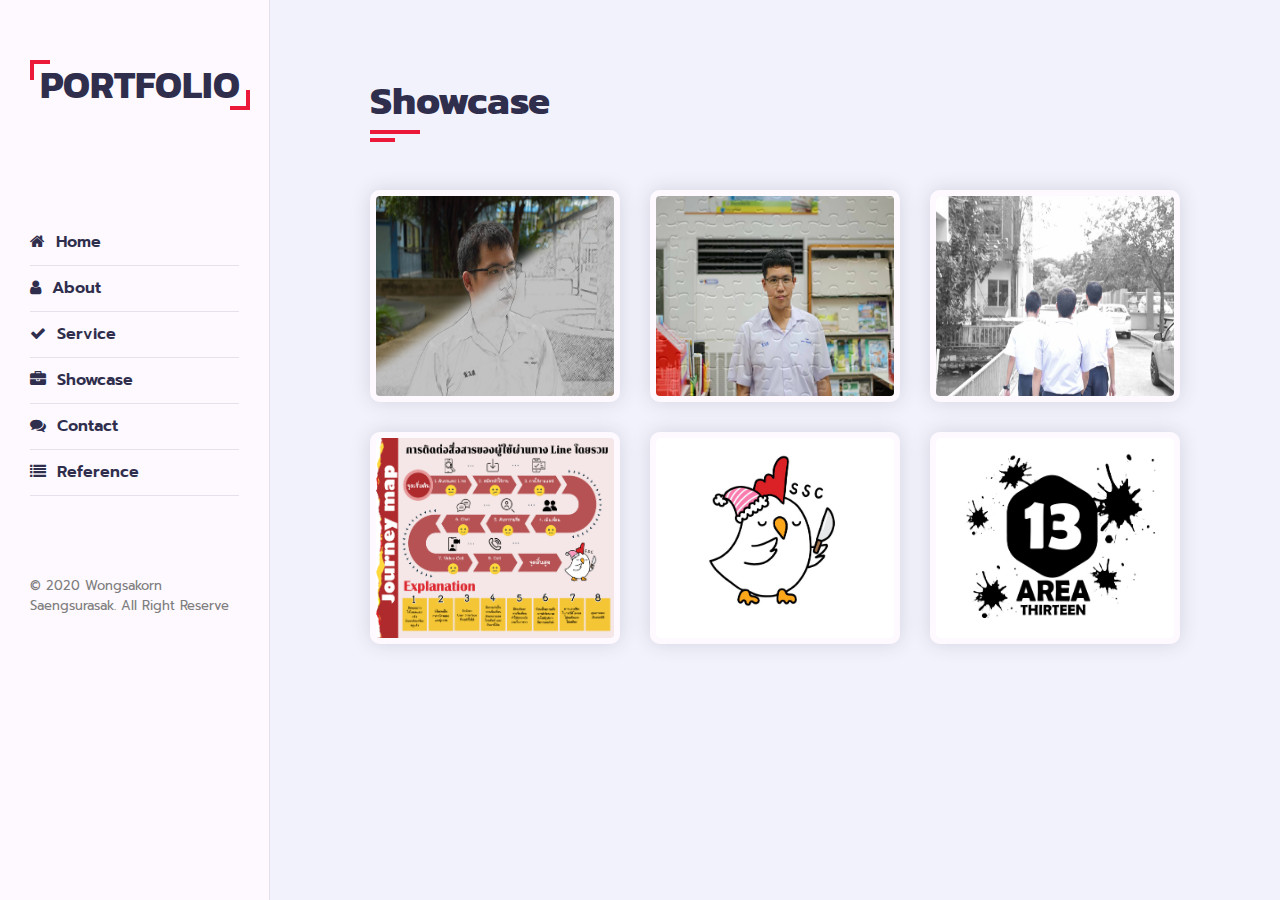
<file: 4.showcase.html>
<!DOCTYPE html>
<html lang="en">

<head>
  <title>Personal Portfolio</title>
  <meta charset="utf-8">
  <link rel="shortcut icon" href="images/icon/favicon.ico" type="image/x-icon" />
  <meta name="viewport" content="width=device-width, initial-scale=1.0">
  <link rel="stylesheet" href="css/style.css" type="text/css">
  <link rel="stylesheet" href="css/nav.css" type="text/css">
  <link rel="stylesheet" href="css/home.css" type="text/css">
  <link rel="stylesheet" href="css/about.css" type="text/css">
  <link rel="stylesheet" href="css/service.css" type="text/css">
  <link rel="stylesheet" href="css/showcase.css" type="text/css">
  <link rel="stylesheet" href="css/contact.css" type="text/css">
  <link rel="stylesheet" href="css/responsive.css" type="text/css">
  <link rel="stylesheet" href="css/skins/red.css" type="text/css">
</head>

<body>

  <div class="main-container">

    <!---------------------------------------------------- ส่วนของ Menu ---------------------------------------------------->

    <div class="aside">

      <div class="logo">
        <a href="index.html">PORTFOLIO</a>
      </div>

      <div class="nav-toggler">
        <span></span>
      </div>

      <ul class="nav">
        <li><a href="1.home.html"><i class="fa fa-home"></i> Home</a></li>
        <li><a href="2.about.html"><i class="fa fa-user"></i> About</a></li>
        <li><a href="3.service.html"><i class="fa fa-check"></i> Service</a></li>
        <li><a href="4.showcase.html"><i class="fa fa-briefcase"></i> Showcase</a></li>
        <li><a href="5.contact.html"><i class="fa fa-comments"></i> Contact</a></li>
        <li><a href="6.reference.html"><i class="fa fa-list"></i> Reference</a></li>
      </ul>

      <div class="copyrigth-text">
        &copy; 2020 Wongsakorn Saengsurasak. All Right Reserve
      </div>

    </div>

    <!---------------------------------------------------- ส่วนของ Main Content ---------------------------------------------------->

    <div class="main-content">

    <!---------------------------------- ส่วนของหน้า Showcase  ---------------------------------->

    <section class="showcase section" id="showcase">
        <div class="container">

          <div class="row">
            <div class="section-title padd-15">
              <h2>Showcase</h2>
            </div>
          </div>

          <div class="row">

            <!-- Showcase Item1 -->

            <div class="showcase-item padd-15" data-category="photography">
              <div class="showcase-item-inner shadow-dark">
                <div class="showcase-img">
                  <img src="images/showcase/1.jpg" width="250" height="200">
                </div>
                <div class="showcase-info">
                  <h4>Photoshop</h4>
                  <div class="icon">
                    <i class="fa fa-search"></i>
                  </div>
                </div>
              </div>
            </div>

            <!-- Showcase Item2 -->

            <div class="showcase-item padd-15" data-category="photography">
              <div class="showcase-item-inner shadow-dark">
                <div class="showcase-img">
                  <img src="images/showcase/2.jpg" width="250" height="200">
                </div>
                <div class="showcase-info">
                  <h4>Photoshop</h4>
                  <div class="icon">
                    <i class="fa fa-search"></i>
                  </div>
                </div>
              </div>
            </div>

            <!-- Showcase Item3 -->

            <div class="showcase-item padd-15" data-category="photography">
              <div class="showcase-item-inner shadow-dark">
                <div class="showcase-img">
                  <img src="images/showcase/3.jpg" width="250" height="200">
                </div>
                <div class="showcase-info">
                  <h4>Photoshop</h4>
                  <div class="icon">
                    <i class="fa fa-search"></i>
                  </div>
                </div>
              </div>
            </div>

            <!-- Showcase Item4 -->

            <div class="showcase-item padd-15" data-category="photography">
              <div class="showcase-item-inner shadow-dark">
                <div class="showcase-img">
                  <img src="images/showcase/4.jpg" width="250" height="200">
                </div>
                <div class="showcase-info">
                  <h4>Infographic Design </h4>
                  <div class="icon">
                    <i class="fa fa-search"></i>
                  </div>
                </div>
              </div>
            </div>

            <!-- Showcase Item5 -->

            <div class="showcase-item padd-15" data-category="infographic">
              <div class="showcase-item-inner shadow-dark">
                <div class="showcase-img">
                  <img src="images/showcase/5.jpg" width="250" height="200">
                </div>
                <div class="showcase-info">
                  <h4>Logo Design</h4>
                  <div class="icon">
                    <i class="fa fa-search"></i>
                  </div>
                </div>
              </div>
            </div>

            <!-- Showcase Item6 -->

            <div class="showcase-item padd-15" data-category="logo">
              <div class="showcase-item-inner shadow-dark">
                <div class="showcase-img">
                  <img src="images/showcase/6.jpg" width="250" height="200">
                </div>
                <div class="showcase-info">
                  <h4>Logo Design</h4>
                  <div class="icon">
                    <i class="fa fa-search"></i>
                  </div>
                </div>
              </div>
            </div>
            
          </div>
          
        </div>
      </section>
      
    </div>
  </div>

</body>
</html>
</file>
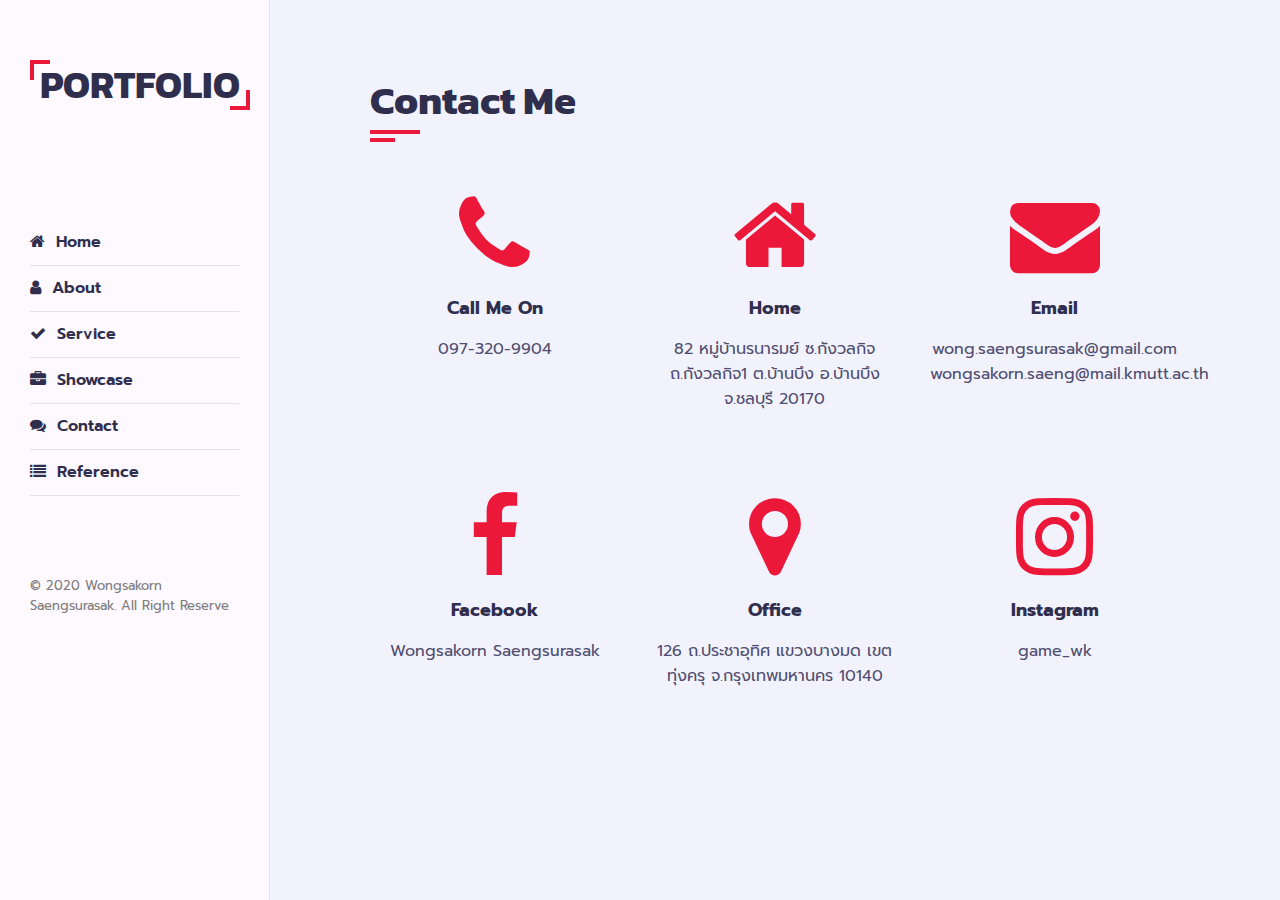
<file: 5.contact.html>
<!DOCTYPE html>
<html lang="en">

<head>
  <title>Personal Portfolio</title>
  <meta charset="utf-8">
  <link rel="shortcut icon" href="images/icon/favicon.ico" type="image/x-icon" />
  <meta name="viewport" content="width=device-width, initial-scale=1.0">
  <link rel="stylesheet" href="css/style.css" type="text/css">
  <link rel="stylesheet" href="css/nav.css" type="text/css">
  <link rel="stylesheet" href="css/home.css" type="text/css">
  <link rel="stylesheet" href="css/about.css" type="text/css">
  <link rel="stylesheet" href="css/service.css" type="text/css">
  <link rel="stylesheet" href="css/showcase.css" type="text/css">
  <link rel="stylesheet" href="css/contact.css" type="text/css">
  <link rel="stylesheet" href="css/responsive.css" type="text/css">
  <link rel="stylesheet" href="css/skins/red.css" type="text/css">
</head>

<body>

  <div class="main-container">

    <!---------------------------------------------------- ส่วนของ Menu ---------------------------------------------------->

    <div class="aside">

      <div class="logo">
        <a href="index.html">PORTFOLIO</a>
      </div>

      <div class="nav-toggler">
        <span></span>
      </div>

      <ul class="nav">
        <li><a href="1.home.html"><i class="fa fa-home"></i> Home</a></li>
        <li><a href="2.about.html"><i class="fa fa-user"></i> About</a></li>
        <li><a href="3.service.html"><i class="fa fa-check"></i> Service</a></li>
        <li><a href="4.showcase.html"><i class="fa fa-briefcase"></i> Showcase</a></li>
        <li><a href="5.contact.html"><i class="fa fa-comments"></i> Contact</a></li>
        <li><a href="6.reference.html"><i class="fa fa-list"></i> Reference</a></li>
      </ul>

      <div class="copyrigth-text">
        &copy; 2020 Wongsakorn Saengsurasak. All Right Reserve
      </div>

    </div>

    <!---------------------------------------------------- ส่วนของ Main Content ---------------------------------------------------->

    <div class="main-content">

    <!---------------------------------- ส่วนของหน้า Contact ---------------------------------->

    <section class="contact section" id="contact">
        <div class="container">

          <div class="row">
            <div class="section-title padd-15">
              <h2>Contact Me</h2>
            </div>
          </div>
        
          <div class="row">

            <!-- Contact Item1 -->
            
            <div class="contact-info-item padd-15">
              <div class="icon"><i class="fa fa-phone"></i></div>
              <h4>Call Me On</h4>
              <p>097-320-9904</p>
            </div>

            <!-- Contact Item2 -->
            
            <div class="contact-info-item padd-15">
              <div class="icon"><i class="fa fa-home"></i></div>
              <h4>Home</h4>
              <p>82 หมู่บ้านรนารมย์ ซ.กังวลกิจ ถ.กังวลกิจ1 ต.บ้านบึง อ.บ้านบึง จ.ชลบุรี 20170</p>
            </div>

            <!-- Contact Item3 -->

            <div class="contact-info-item padd-15">
              <div class="icon"><i class="fa fa-envelope"></i></div>
              <h4>Email</h4>
              <p>wong.saengsurasak@gmail.com</p>
              <p>wongsakorn.saeng@mail.kmutt.ac.th</p>
            </div>

            <!-- Contact Item4 -->

            <div class="contact-info-item padd-15">
              <div class="icon"><i class="fa fa-facebook"></i></div>
              <h4>Facebook</h4>
              <p>Wongsakorn Saengsurasak</p>
            </div>

            <!-- Contact Item5 -->

            <div class="contact-info-item padd-15">
              <div class="icon"><i class="fa fa-map-marker"></i></div>
              <h4>Office</h4>
              <p>126 ถ.ประชาอุทิศ แขวงบางมด เขตทุ่งครุ จ.กรุงเทพมหานคร 10140</p>
            </div>

            <!-- Contact Item6 -->

            <div class="contact-info-item padd-15">
              <div class="icon"><i class="fa fa-instagram"></i></div>
              <h4>Instagram</h4>
              <p>game_wk</p>
            </div>

          </div>

        </div>
      </section>
      
    </div>
  </div>

</body>
</html>
</file>
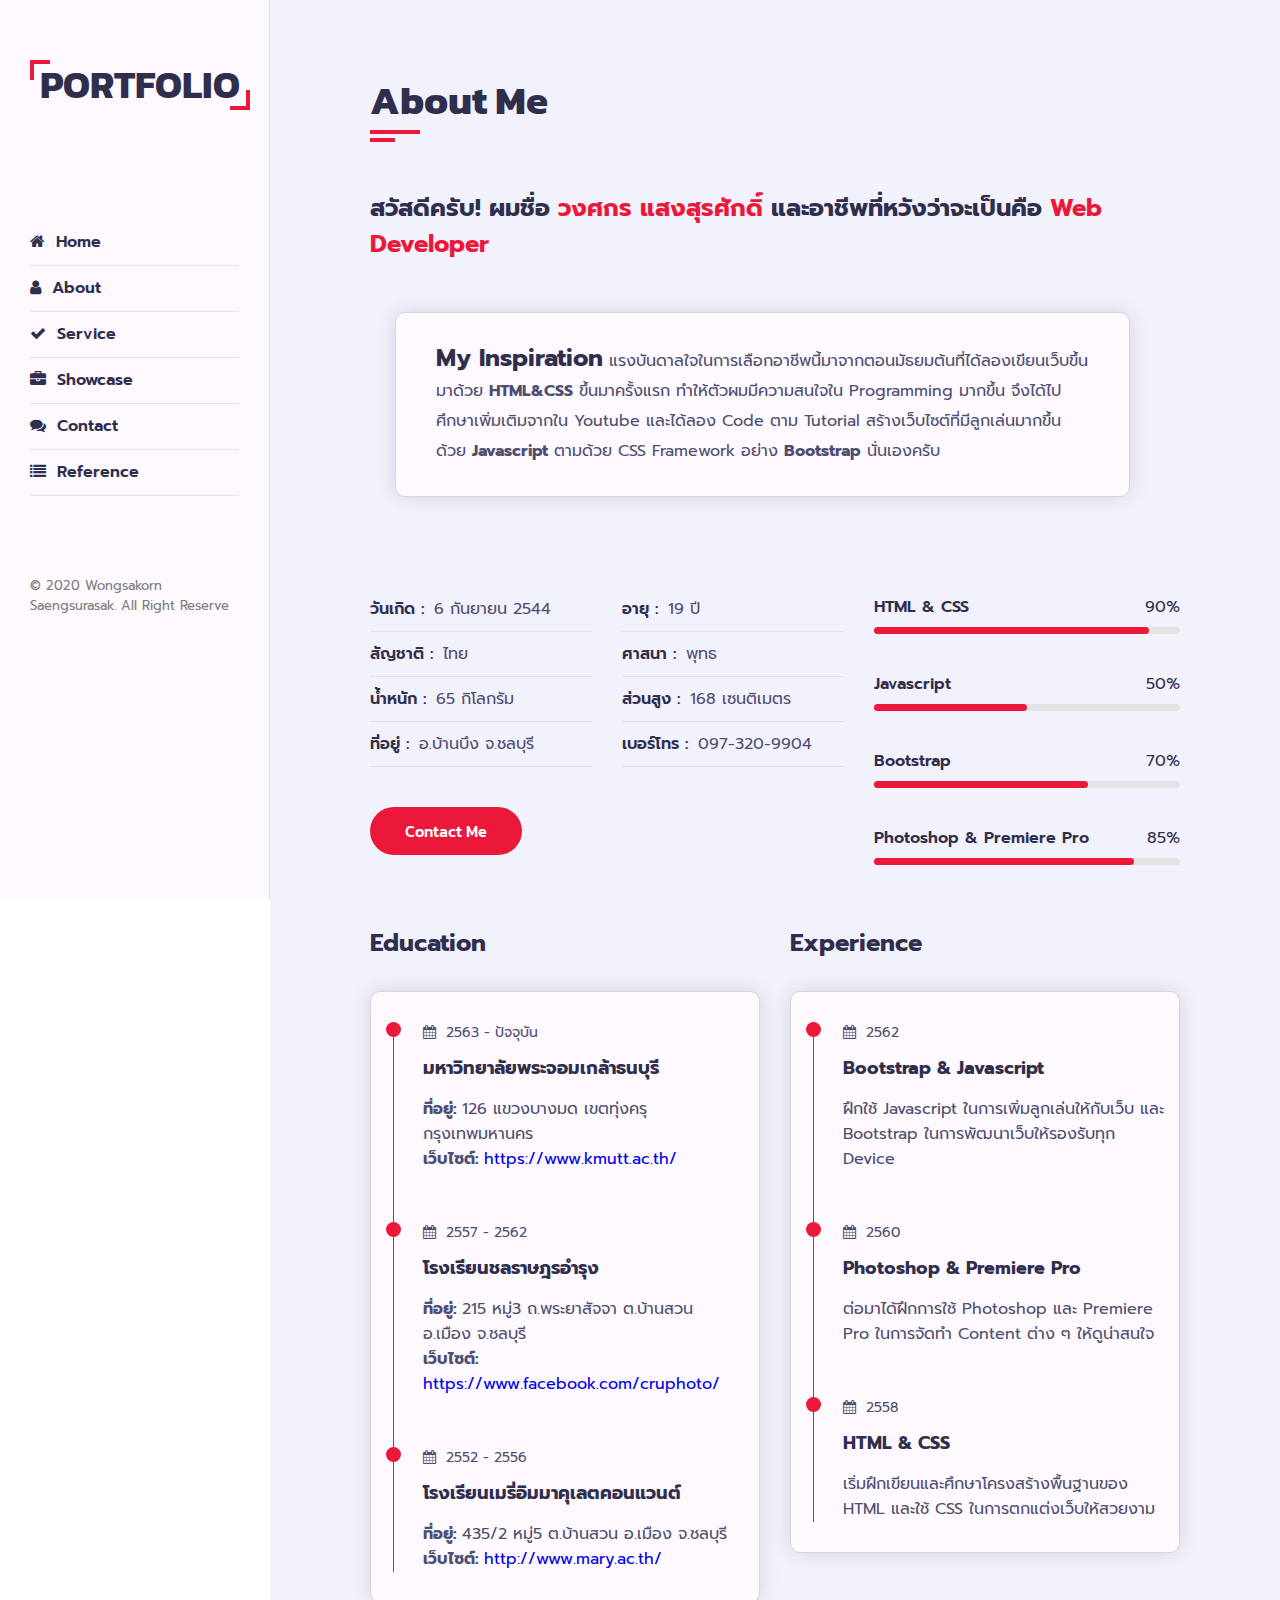
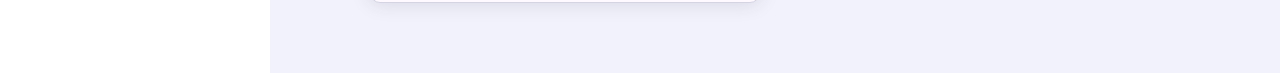
<file: about.html>
<!DOCTYPE html>
<html lang="en">

<head>
  <title>Personal Portfolio</title>
  <meta charset="utf-8">
  <link rel="shortcut icon" href="images/icon/favicon.ico" type="image/x-icon" />
  <meta name="viewport" content="width=device-width, initial-scale=1.0">
  <link rel="stylesheet" href="css/style.css" type="text/css">
  <link rel="stylesheet" href="css/nav.css" type="text/css">
  <link rel="stylesheet" href="css/home.css" type="text/css">
  <link rel="stylesheet" href="css/about.css" type="text/css">
  <link rel="stylesheet" href="css/service.css" type="text/css">
  <link rel="stylesheet" href="css/showcase.css" type="text/css">
  <link rel="stylesheet" href="css/contact.css" type="text/css">
  <link rel="stylesheet" href="css/reference.css" type="text/css">
  <link rel="stylesheet" href="css/responsive.css" type="text/css">
  <link rel="stylesheet" href="css/skins/red.css" type="text/css">
</head>

<body>

  <div class="main-container">

    <!---------------------------------------------------- ส่วนของ Menu ---------------------------------------------------->

    <div class="aside">

      <div class="logo">
        <a href="index.html">PORTFOLIO</a>
      </div>

      <div class="nav-toggler">
        <span></span>
      </div>

      <ul class="nav">
        <li><a href="index.html"><i class="fa fa-home"></i> Home</a></li>
        <li><a href="about.html"><i class="fa fa-user"></i> About</a></li>
        <li><a href="service.html"><i class="fa fa-check"></i> Service</a></li>
        <li><a href="showcase.html"><i class="fa fa-briefcase"></i> Showcase</a></li>
        <li><a href="contact.html"><i class="fa fa-comments"></i> Contact</a></li>
        <li><a href="reference.html"><i class="fa fa-list"></i> Reference</a></li>
      </ul>

      <div class="copyrigth-text">
        &copy; 2020 Wongsakorn Saengsurasak. All Right Reserve
      </div>

    </div>

    <!---------------------------------------------------- ส่วนของ Main Content ---------------------------------------------------->

    <div class="main-content">

      <!---------------------------------- ส่วนของหน้า About ---------------------------------->

      <section class="about section" id="about">
        <div class="container">

          <div class="row">
            <div class="section-title padd-15 ">
              <h2>About Me</h2>
            </div>
          </div>

          <!-- ส่วนของการแนะนำตัว -->

          <div class="row">
            <div class="about-content padd-15">
              <div class="row">

                <div class="about-text padd-15">
                  <h3>สวัสดีครับ! ผมชื่อ <span>วงศกร แสงสุรศักดิ์</span> และอาชีพที่หวังว่าจะเป็นคือ <span>Web Developer</span></h3>
                  <p><strong style="color: #302e4d; font-size: 150%;">My Inspiration</strong> แรงบันดาลใจในการเลือกอาชีพนี้มาจากตอนมัธยมต้นที่ได้ลองเขียนเว็บขึ้นมาด้วย <strong>HTML&CSS</strong> ขึ้นมาครั้งแรก 
                    ทำให้ตัวผมมีความสนใจใน Programming มากขึ้น จึงได้ไปศึกษาเพิ่มเติมจากใน Youtube และได้ลอง Code ตาม Tutorial สร้างเว็บไซต์ที่มีลูกเล่นมากขึ้นด้วย 
                    <strong>Javascript</strong> ตามด้วย CSS Framework อย่าง <strong>Bootstrap</strong> นั่นเองครับ
                  </p>
                </div>

              </div>

              <!-- ส่วนของประวัติโดยย่อ -->

              <div class="row">
                <div class="personal-info padd-15">
                  <div class="row">

                    <div class="info-item padd-15">
                      <p>วันเกิด : <span>6 กันยายน 2544</span></p>
                    </div>

                    <div class="info-item padd-15">
                      <p>อายุ : <span>19 ปี</span></p>
                    </div>

                    <div class="info-item padd-15">
                      <p>สัญชาติ : <span>ไทย</span></p>
                    </div>

                    <div class="info-item padd-15">
                      <p>ศาสนา : <span>พุทธ</span></p>
                    </div>

                    <div class="info-item padd-15">
                      <p>น้ำหนัก : <span>65 กิโลกรัม</span></p>
                    </div>

                    <div class="info-item padd-15">
                      <p>ส่วนสูง : <span>168 เซนติเมตร</span></p>
                    </div>

                    <div class="info-item padd-15">
                      <p>ที่อยู่ : <span>อ.บ้านบึง จ.ชลบุรี</span></p>
                    </div>

                    <div class="info-item padd-15">
                      <p>เบอร์โทร : <span>097-320-9904</span></p>
                    </div>

                  </div>

                  <!-- ส่วนของปุ่ม Contect -->

                  <div class="row">
                    <div class="buttons padd-15">
                      <a href="contact.html" class="btn">Contact Me</a>
                    </div>
                  </div>
                </div>

                <!-- ส่วนของหน้า Skills -->

                <div class="skills padd-15">
                  <div class="row">

                    <div class="skill-item padd-15">
                      <h5>HTML & CSS</h5>
                      <div class="progress">
                        <div class="progress-in" style="width: 90%;"></div>
                        <div class="skill-percent">90%</div>
                      </div>
                    </div>

                    <div class="skill-item padd-15">
                      <h5>Javascript</h5>
                      <div class="progress">
                        <div class="progress-in" style="width: 50%;"></div>
                        <div class="skill-percent">50%</div>
                      </div>
                    </div>

                    <div class="skill-item padd-15">
                      <h5>Bootstrap</h5>
                      <div class="progress">
                        <div class="progress-in" style="width: 70%;"></div>
                        <div class="skill-percent">70%</div>
                      </div>
                    </div>

                    <div class="skill-item padd-15">
                      <h5>Photoshop & Premiere Pro</h5>
                      <div class="progress">
                        <div class="progress-in" style="width: 85%;"></div>
                        <div class="skill-percent">85%</div>
                      </div>
                    </div>

                  </div>
                </div>
              </div>

              <!-- ส่วนของ Education -->

              <div class="row">

                <div class="education padd-15">
                  <h3 class="title">Education</h3>

                  <div class="row">
                    <div class="timeline-box padd-15">
                      <div class="timeline shadow-dark">

                        <!-- ส่วนของ Timeline Education -->

                        <div class="timeline-item">
                          <div class="circle-dot"></div>

                          <h6 class="timeline-date">
                            <i class="fa fa-calendar"></i> 2563 - ปัจจุบัน
                          </h6>
                          <h4 class="timeline-title">มหาวิทยาลัยพระจอมเกล้าธนบุรี</h4>
                          <p class="timeline-text">
                            <strong>ที่อยู่: </strong>126 แขวงบางมด เขตทุ่งครุ กรุงเทพมหานคร <br>
                            <strong>เว็บไซต์: </strong><a href="https://www.kmutt.ac.th/" target="_blank">https://www.kmutt.ac.th/</a>
                          </p>
                        </div>

                        <div class="timeline-item">
                          <div class="circle-dot"></div>

                          <h6 class="timeline-date">
                            <i class="fa fa-calendar"></i> 2557 - 2562
                          </h6>
                          <h4 class="timeline-title">โรงเรียนชลราษฎรอํารุง</h4>
                          <p class="timeline-text">
                            <strong>ที่อยู่: </strong>215 หมู่3 ถ.พระยาสัจจา ต.บ้านสวน อ.เมือง จ.ชลบุรี  <br>
                            <strong>เว็บไซต์: </strong><a href="https://www.facebook.com/cruphoto/" target="_blank">https://www.facebook.com/cruphoto/</a>
                          </p>
                        </div>

                        <div class="timeline-item">
                          <div class="circle-dot"></div>

                          <h6 class="timeline-date">
                            <i class="fa fa-calendar"></i> 2552 - 2556
                          </h6>
                          <h4 class="timeline-title">โรงเรียนเมรี่อิมมาคุเลตคอนแวนต์</h4>
                          <p class="timeline-text">
                            <strong>ที่อยู่: </strong>435/2 หมู่5 ต.บ้านสวน อ.เมือง จ.ชลบุรี  <br>
                            <strong>เว็บไซต์: </strong><a href="http://www.mary.ac.th/" target="_blank">http://www.mary.ac.th/</a>
                          </p>
                        </div>

                      </div>
                    </div>
                  </div>

                </div>

                <!-- ส่วนของ Experience -->

                <div class="experience padd-15">
                  <h3 class="title">Experience</h3>
                  <div class="row">
                    <div class="timeline-box padd-15">
                      <div class="timeline shadow-dark">

                        <!-- ส่วนของ Timeline Experience -->

                        <div class="timeline-item">
                          <div class="circle-dot"></div>

                          <h6 class="timeline-date">
                            <i class="fa fa-calendar"></i> 2562
                          </h6>
                          <h4 class="timeline-title">Bootstrap & Javascript</h4>
                          <p class="timeline-text">ฝึกใช้ Javascript ในการเพิ่มลูกเล่นให้กับเว็บ และ Bootstrap ในการพัฒนาเว็บให้รองรับทุก Device</p>
                        </div>

                        <div class="timeline-item">
                          <div class="circle-dot"></div>

                          <h6 class="timeline-date">
                            <i class="fa fa-calendar"></i> 2560
                          </h6>
                          <h4 class="timeline-title">Photoshop & Premiere Pro</h4>
                          <p class="timeline-text">ต่อมาได้ฝึกการใช้ Photoshop และ Premiere Pro ในการจัดทำ Content ต่าง ๆ ให้ดูน่าสนใจ</p>
                        </div>

                        <div class="timeline-item">
                          <div class="circle-dot"></div>

                          <h6 class="timeline-date">
                            <i class="fa fa-calendar"></i> 2558
                          </h6>
                          <h4 class="timeline-title">HTML & CSS</h4>
                          <p class="timeline-text">เริ่มฝึกเขียนและศึกษาโครงสร้างพื้นฐานของ HTML และใช้ CSS ในการตกแต่งเว็บให้สวยงาม</p>
                        </div>

                      </div>
                    </div>
                  </div>
                </div>

              </div>

            </div>
          </div>

        </div>
      </section>

    </div>
  </div>

</body>
</html>
</file>
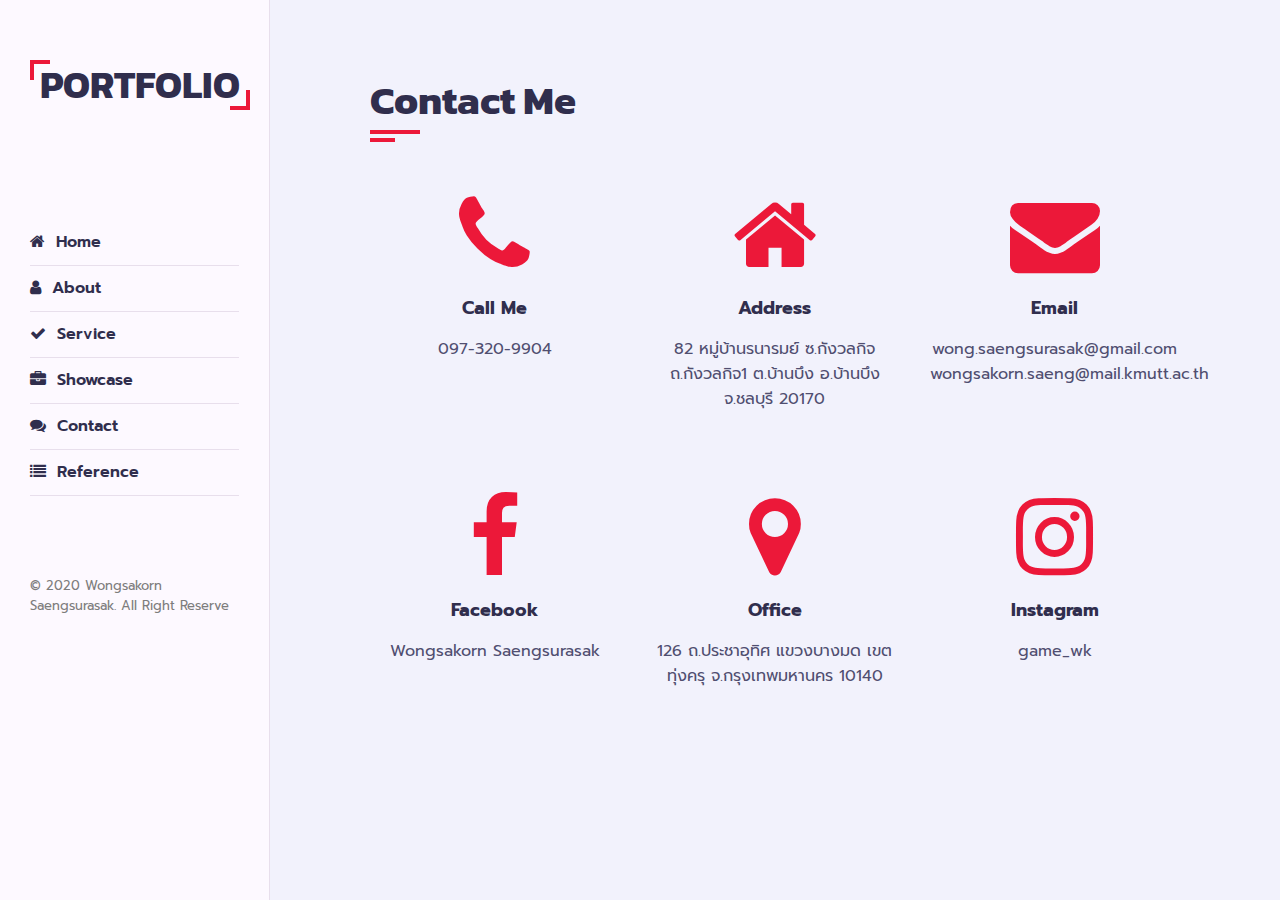
<file: contact.html>
<!DOCTYPE html>
<html lang="en">

<head>
  <title>Personal Portfolio</title>
  <meta charset="utf-8">
  <link rel="shortcut icon" href="images/icon/favicon.ico" type="image/x-icon" />
  <meta name="viewport" content="width=device-width, initial-scale=1.0">
  <link rel="stylesheet" href="css/style.css" type="text/css">
  <link rel="stylesheet" href="css/nav.css" type="text/css">
  <link rel="stylesheet" href="css/home.css" type="text/css">
  <link rel="stylesheet" href="css/about.css" type="text/css">
  <link rel="stylesheet" href="css/service.css" type="text/css">
  <link rel="stylesheet" href="css/showcase.css" type="text/css">
  <link rel="stylesheet" href="css/contact.css" type="text/css">
  <link rel="stylesheet" href="css/reference.css" type="text/css">
  <link rel="stylesheet" href="css/responsive.css" type="text/css">
  <link rel="stylesheet" href="css/skins/red.css" type="text/css">
</head>

<body>

  <div class="main-container">

    <!---------------------------------------------------- ส่วนของ Menu ---------------------------------------------------->

    <div class="aside">

      <div class="logo">
        <a href="index.html">PORTFOLIO</a>
      </div>

      <div class="nav-toggler">
        <span></span>
      </div>

      <ul class="nav">
        <li><a href="index.html"><i class="fa fa-home"></i> Home</a></li>
        <li><a href="about.html"><i class="fa fa-user"></i> About</a></li>
        <li><a href="service.html"><i class="fa fa-check"></i> Service</a></li>
        <li><a href="showcase.html"><i class="fa fa-briefcase"></i> Showcase</a></li>
        <li><a href="contact.html"><i class="fa fa-comments"></i> Contact</a></li>
        <li><a href="reference.html"><i class="fa fa-list"></i> Reference</a></li>
      </ul>

      <div class="copyrigth-text">
        &copy; 2020 Wongsakorn Saengsurasak. All Right Reserve
      </div>

    </div>

    <!---------------------------------------------------- ส่วนของ Main Content ---------------------------------------------------->

    <div class="main-content">

    <!---------------------------------- ส่วนของหน้า Contact ---------------------------------->

    <section class="contact section" id="contact">
        <div class="container">

          <div class="row">
            <div class="section-title padd-15">
              <h2>Contact Me</h2>
            </div>
          </div>
        
          <div class="row">

            <!-- Contact Item1 -->
            
            <div class="contact-info-item padd-15">
              <div class="icon"><i class="fa fa-phone"></i></div>
              <h4>Call Me</h4>
              <p>097-320-9904</p>
            </div>

            <!-- Contact Item2 -->
            
            <div class="contact-info-item padd-15">
              <div class="icon"><i class="fa fa-home"></i></div>
              <h4>Address</h4>
              <p>82 หมู่บ้านรนารมย์ ซ.กังวลกิจ ถ.กังวลกิจ1 ต.บ้านบึง อ.บ้านบึง จ.ชลบุรี 20170</p>
            </div>

            <!-- Contact Item3 -->

            <div class="contact-info-item padd-15">
              <div class="icon"><i class="fa fa-envelope"></i></div>
              <h4>Email</h4>
              <p>wong.saengsurasak@gmail.com</p>
              <p>wongsakorn.saeng@mail.kmutt.ac.th</p>
            </div>

            <!-- Contact Item4 -->

            <div class="contact-info-item padd-15">
              <div class="icon"><i class="fa fa-facebook"></i></div>
              <h4>Facebook</h4>
              <p>Wongsakorn Saengsurasak</p>
            </div>

            <!-- Contact Item5 -->

            <div class="contact-info-item padd-15">
              <div class="icon"><i class="fa fa-map-marker"></i></div>
              <h4>Office</h4>
              <p>126 ถ.ประชาอุทิศ แขวงบางมด เขตทุ่งครุ จ.กรุงเทพมหานคร 10140</p>
            </div>

            <!-- Contact Item6 -->

            <div class="contact-info-item padd-15">
              <div class="icon"><i class="fa fa-instagram"></i></div>
              <h4>Instagram</h4>
              <p>game_wk</p>
            </div>

          </div>

      </div>
    </section>
      
    </div>
  </div>

</body>
</html>
</file>
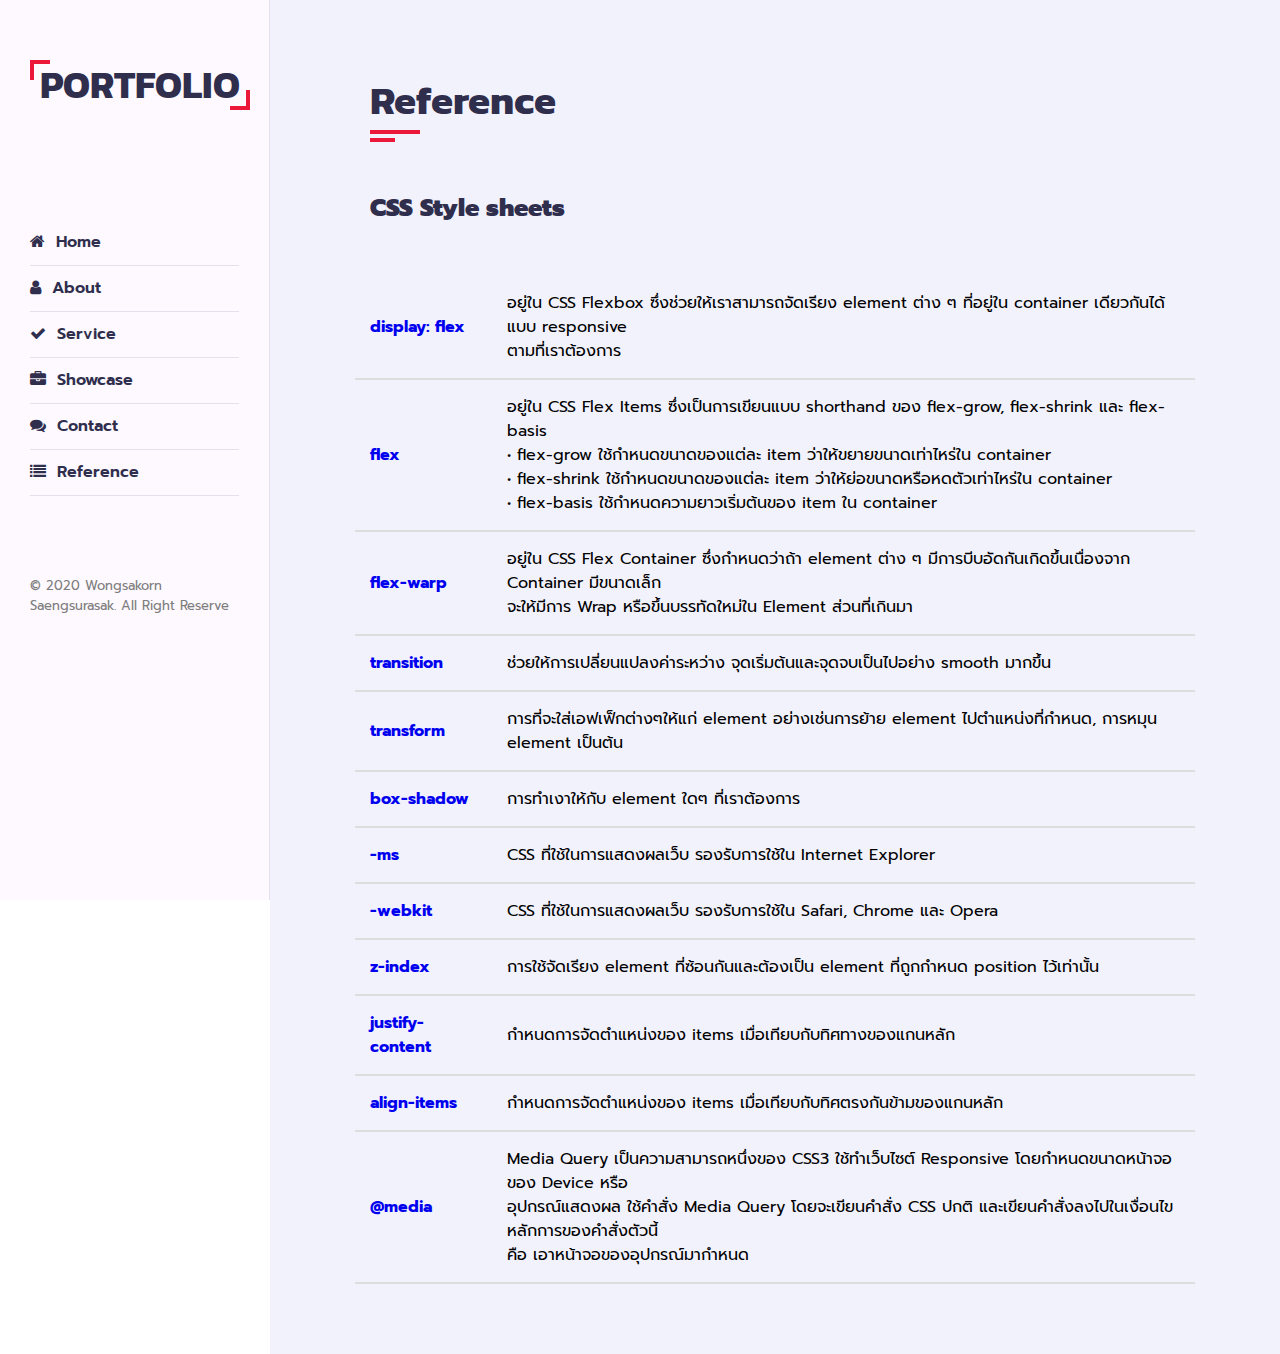
<file: reference.html>
<!DOCTYPE html>
<html lang="en">

<head>
  <title>Personal Portfolio</title>
  <meta charset="utf-8">
  <link rel="shortcut icon" href="images/icon/favicon.ico" type="image/x-icon" />
  <meta name="viewport" content="width=device-width, initial-scale=1.0">
  <link rel="stylesheet" href="css/style.css" type="text/css">
  <link rel="stylesheet" href="css/nav.css" type="text/css">
  <link rel="stylesheet" href="css/home.css" type="text/css">
  <link rel="stylesheet" href="css/about.css" type="text/css">
  <link rel="stylesheet" href="css/service.css" type="text/css">
  <link rel="stylesheet" href="css/showcase.css" type="text/css">
  <link rel="stylesheet" href="css/contact.css" type="text/css">
  <link rel="stylesheet" href="css/reference.css" type="text/css">
  <link rel="stylesheet" href="css/responsive.css" type="text/css">
  <link rel="stylesheet" href="css/skins/red.css" type="text/css">
</head>

<body>

  <div class="main-container">

    <!---------------------------------------------------- ส่วนของ Menu ---------------------------------------------------->

    <div class="aside">

      <div class="logo">
        <a href="index.html">PORTFOLIO</a>
      </div>

      <div class="nav-toggler">
        <span></span>
      </div>

      <ul class="nav">
        <li><a href="index.html"><i class="fa fa-home"></i> Home</a></li>
        <li><a href="about.html"><i class="fa fa-user"></i> About</a></li>
        <li><a href="service.html"><i class="fa fa-check"></i> Service</a></li>
        <li><a href="showcase.html"><i class="fa fa-briefcase"></i> Showcase</a></li>
        <li><a href="contact.html"><i class="fa fa-comments"></i> Contact</a></li>
        <li><a href="reference.html"><i class="fa fa-list"></i> Reference</a></li>
      </ul>

      <div class="copyrigth-text">
        &copy; 2020 Wongsakorn Saengsurasak. All Right Reserve
      </div>

    </div>

    <!---------------------------------------------------- ส่วนของ Main Content ---------------------------------------------------->

    <div class="main-content">

    <!---------------------------------- ส่วนของหน้า Reference ---------------------------------->

    <section class="reference section" id="reference">
        <div class="container">

          <div class="row">
            <div class="section-title padd-15">
              <h2>Reference</h2>
            </div>
          </div>

          <div class="row">
            <div class="reference-item padd-15">
              <h3>CSS Style sheets</h3>
            </div>
              <table>
                <tr>
                  <th><a href="https://www.w3schools.com/css/css3_flexbox.asp" target="_blank">display: flex</a></th>
                  <td>อยู่ใน CSS Flexbox ซึ่งช่วยให้เราสามารถจัดเรียง element ต่าง ๆ ที่อยู่ใน container เดียวกันได้แบบ responsive<br>ตามที่เราต้องการ</td>
                </tr>
                <tr>
                  <th><a href="https://www.w3schools.com/cssref/css3_pr_flex.asp" target="_blank">flex</a></th>
                  <td>
                    อยู่ใน CSS Flex Items ซึ่งเป็นการเขียนแบบ shorthand ของ flex-grow, flex-shrink และ flex-basis<br>
                    • flex-grow ใช้กำหนดขนาดของแต่ละ item ว่าให้ขยายขนาดเท่าไหร่ใน container<br>
                    • flex-shrink ใช้กำหนดขนาดของแต่ละ item ว่าให้ย่อขนาดหรือหดตัวเท่าไหร่ใน container <br>
                    • flex-basis ใช้กำหนดความยาวเริ่มต้นของ item ใน container
                  </td>
                </tr>
                <tr>
                  <th><a href="https://www.w3schools.com/cssref/css3_pr_flex-wrap.asp" target="_blank">flex-warp</a></th>
                  <td>อยู่ใน CSS Flex Container ซึ่งกำหนดว่าถ้า element ต่าง ๆ มีการบีบอัดกันเกิดขึ้นเนื่องจาก Container มีขนาดเล็ก<br>จะให้มีการ Wrap หรือขึ้นบรรทัดใหม่ใน Element ส่วนที่เกินมา</td>
                </tr>
                <tr>
                  <th><a href="https://www.w3schools.com/css/css3_transitions.asp" target="_blank">transition</a></th>
                  <td>ช่วยให้การเปลี่ยนแปลงค่าระหว่าง จุดเริ่มต้นและจุดจบเป็นไปอย่าง smooth มากขึ้น</td>
                </tr>
                <tr>
                  <th><a href="https://www.w3schools.com/cssref/css3_pr_transform.asp" target="_blank">transform</a></th>
                  <td>การที่จะใส่เอฟเฟ็กต่างๆให้แก่ element อย่างเช่นการย้าย element ไปตำแหน่งที่กำหนด, การหมุน element เป็นต้น</td>
                </tr>
                <tr>
                  <th><a href="https://www.w3schools.com/cssref/css3_pr_box-shadow.asp" target="_blank">box-shadow</a></th>
                  <td>การทำเงาให้กับ element ใดๆ ที่เราต้องการ</td>
                </tr>
                <tr>
                  <th><a href="https://www.w3schools.com/cssref/css3_browsersupport.asp" target="_blank">-ms</a></th>
                  <td>CSS ที่ใช้ในการแสดงผลเว็บ รองรับการใช้ใน Internet Explorer </td>
                </tr>
                <tr>
                  <th><a href="https://www.w3schools.com/cssref/css3_browsersupport.asp" target="_blank">-webkit</a></th>
                  <td>CSS ที่ใช้ในการแสดงผลเว็บ รองรับการใช้ใน Safari, Chrome และ Opera</td>
                </tr>
                <tr>
                  <th><a href="https://www.w3schools.com/cssref/pr_pos_z-index.asp" target="_blank">z-index</a></th>
                  <td>การใช้จัดเรียง element ที่ซ้อนกันและต้องเป็น element ที่ถูกกำหนด position ไว้เท่านั้น</td>
                </tr>
                <tr>
                  <th><a href="https://www.w3schools.com/cssref/css3_pr_justify-content.asp" target="_blank">justify-content</a></th>
                  <td>กำหนดการจัดตำแหน่งของ items เมื่อเทียบกับทิศทางของแกนหลัก</td>
                </tr>
                <tr>
                  <th><a href="https://www.w3schools.com/cssref/css3_pr_align-items.asp" target="_blank">align-items</a></th>
                  <td>กำหนดการจัดตำแหน่งของ items เมื่อเทียบกับทิศตรงกันข้ามของแกนหลัก</td>
                </tr>
                <tr>
                  <th><a href="https://www.w3schools.com/cssref/css3_pr_mediaquery.asp" target="_blank">@media</a></th>
                  <td> 
                    Media Query เป็นความสามารถหนึ่งของ CSS3 ใช้ทำเว็บไซต์ Responsive โดยกำหนดขนาดหน้าจอของ Device หรือ<br> 
                    อุปกรณ์แสดงผล ใช้คำสั่ง Media Query โดยจะเขียนคำสั่ง CSS ปกติ และเขียนคำสั่งลงไปในเงื่อนไข หลักการของคำสั่งตัวนี้<br>
                    คือ เอาหน้าจอของอุปกรณ์มากำหนด
                  </td>
                </tr>
              </table>        
          </div>

      </div>
    </section>
      
    </div>
  </div>

</body>
</html>
</file>
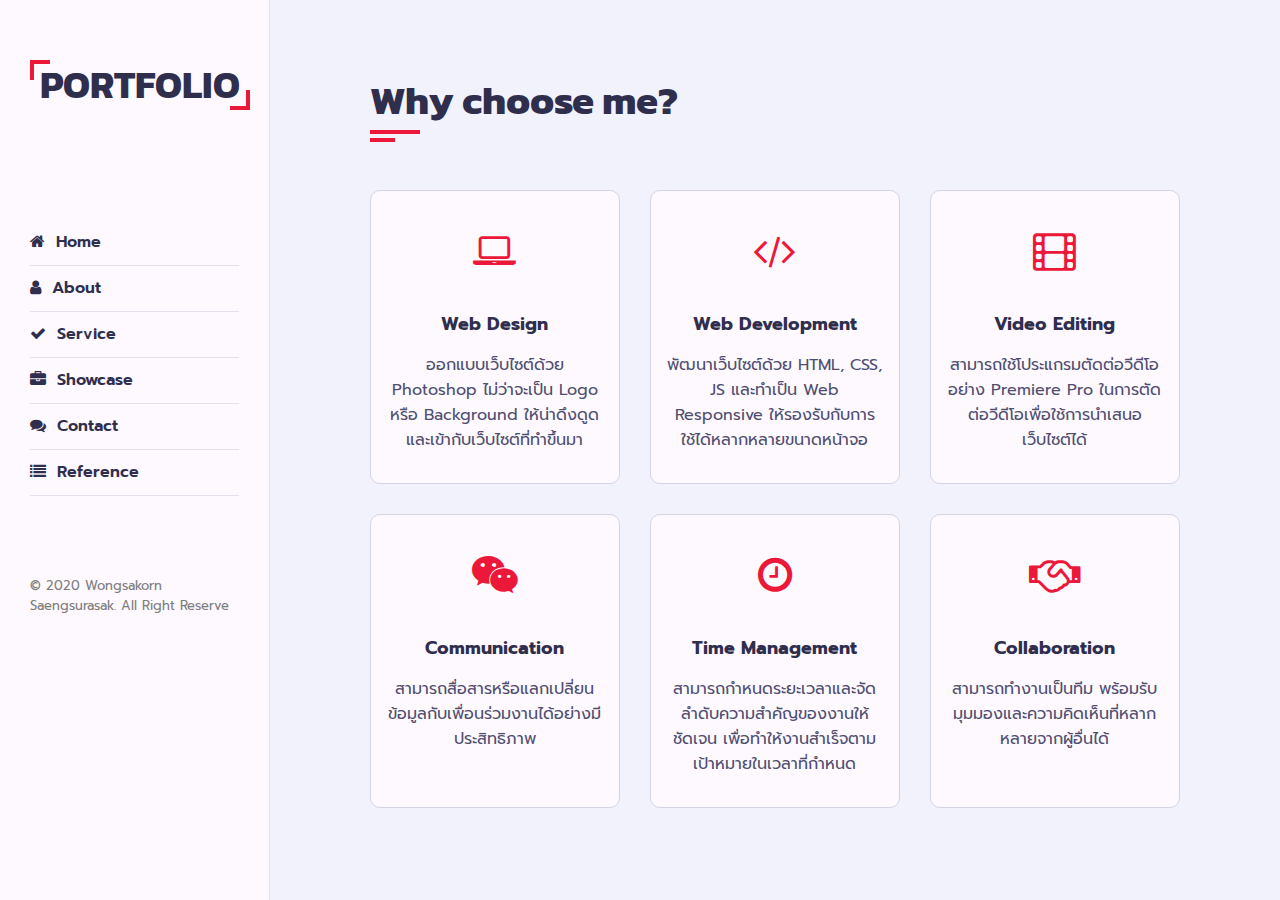
<file: service.html>
<!DOCTYPE html>
<html lang="en">

<head>
  <title>Personal Portfolio</title>
  <meta charset="utf-8">
  <link rel="shortcut icon" href="images/icon/favicon.ico" type="image/x-icon" />
  <meta name="viewport" content="width=device-width, initial-scale=1.0">
  <link rel="stylesheet" href="css/style.css" type="text/css">
  <link rel="stylesheet" href="css/nav.css" type="text/css">
  <link rel="stylesheet" href="css/home.css" type="text/css">
  <link rel="stylesheet" href="css/about.css" type="text/css">
  <link rel="stylesheet" href="css/service.css" type="text/css">
  <link rel="stylesheet" href="css/showcase.css" type="text/css">
  <link rel="stylesheet" href="css/contact.css" type="text/css">
  <link rel="stylesheet" href="css/reference.css" type="text/css">
  <link rel="stylesheet" href="css/responsive.css" type="text/css">
  <link rel="stylesheet" href="css/skins/red.css" type="text/css">
</head>

<body>

  <div class="main-container">

    <!---------------------------------------------------- ส่วนของ Menu ---------------------------------------------------->

    <div class="aside">

      <div class="logo">
        <a href="index.html">PORTFOLIO</a>
      </div>

      <div class="nav-toggler">
        <span></span>
      </div>

      <ul class="nav">
        <li><a href="index.html"><i class="fa fa-home"></i> Home</a></li>
        <li><a href="about.html"><i class="fa fa-user"></i> About</a></li>
        <li><a href="service.html"><i class="fa fa-check"></i> Service</a></li>
        <li><a href="showcase.html"><i class="fa fa-briefcase"></i> Showcase</a></li>
        <li><a href="contact.html"><i class="fa fa-comments"></i> Contact</a></li>
        <li><a href="reference.html"><i class="fa fa-list"></i> Reference</a></li>
      </ul>

      <div class="copyrigth-text">
        &copy; 2020 Wongsakorn Saengsurasak. All Right Reserve
      </div>

    </div>

    <!---------------------------------------------------- ส่วนของ Main Content ---------------------------------------------------->

    <div class="main-content">

    <!---------------------------------- ส่วนของหน้า Service ---------------------------------->

    <section class="service section" id="service">
      <div class="container">

        <div class="row">
          <div class="section-title padd-15">
            <h2>Why choose me?</h2>
          </div>
        </div>

        <div class="row">

            <div class="service-item padd-15">
              <div class="service-item-inner">
                <div class="icon"><i class="fa fa-laptop"></i></div>
                <h4>Web Design</h4>
                <p>ออกแบบเว็บไซต์ด้วย Photoshop ไม่ว่าจะเป็น Logo หรือ Background ให้น่าดึงดูดและเข้ากับเว็บไซต์ที่ทำขึ้นมา</p>
              </div>
            </div>

            <div class="service-item padd-15">
              <div class="service-item-inner">
                <div class="icon"><i class="fa fa-code"></i></div>
                <h4>Web Development</h4>
                <p>พัฒนาเว็บไซต์ด้วย HTML, CSS, JS และทำเป็น Web Responsive ให้รองรับกับการใช้ได้หลากหลายขนาดหน้าจอ</p>
              </div>
            </div>

            <div class="service-item padd-15">
              <div class="service-item-inner">
                <div class="icon"><i class="fa fa-film"></i></div>
                <h4>Video Editing</h4>
                <p>สามารถใช้โประแกรมตัดต่อวีดีโออย่าง Premiere Pro ในการตัดต่อวีดีโอเพื่อใช้การนำเสนอเว็บไซต์ได้</p>
              </div>
            </div>

            <div class="service-item padd-15">
              <div class="service-item-inner">
                <div class="icon"><i class="fa fa-weixin"></i></div>
                <h4>Communication</h4>
                <p>สามารถสื่อสารหรือแลกเปลี่ยนข้อมูลกับเพื่อนร่วมงานได้อย่างมีประสิทธิภาพ</p>
              </div>
            </div>

            <div class="service-item padd-15">
              <div class="service-item-inner">
                <div class="icon"><i class="fa fa-clock-o"></i></div>
                <h4>Time management</h4>
                <p>สามารถกำหนดระยะเวลาและจัดลำดับความสำคัญของงานให้ชัดเจน เพื่อทำให้งานสําเร็จตามเป้าหมายในเวลาที่กำหนด</p>
              </div>
            </div>

            <div class="service-item padd-15">
              <div class="service-item-inner">
                <div class="icon"><i class="fa fa-handshake-o"></i></div>
                <h4>Collaboration</h4>
                <p>สามารถทำงานเป็นทีม พร้อมรับมุมมองและความคิดเห็นที่หลากหลายจากผู้อื่นได้</p>
              </div>
            </div>

        </div>
      </div>
    </section>
      
    </div>
  </div>

</body>
</html>
</file>
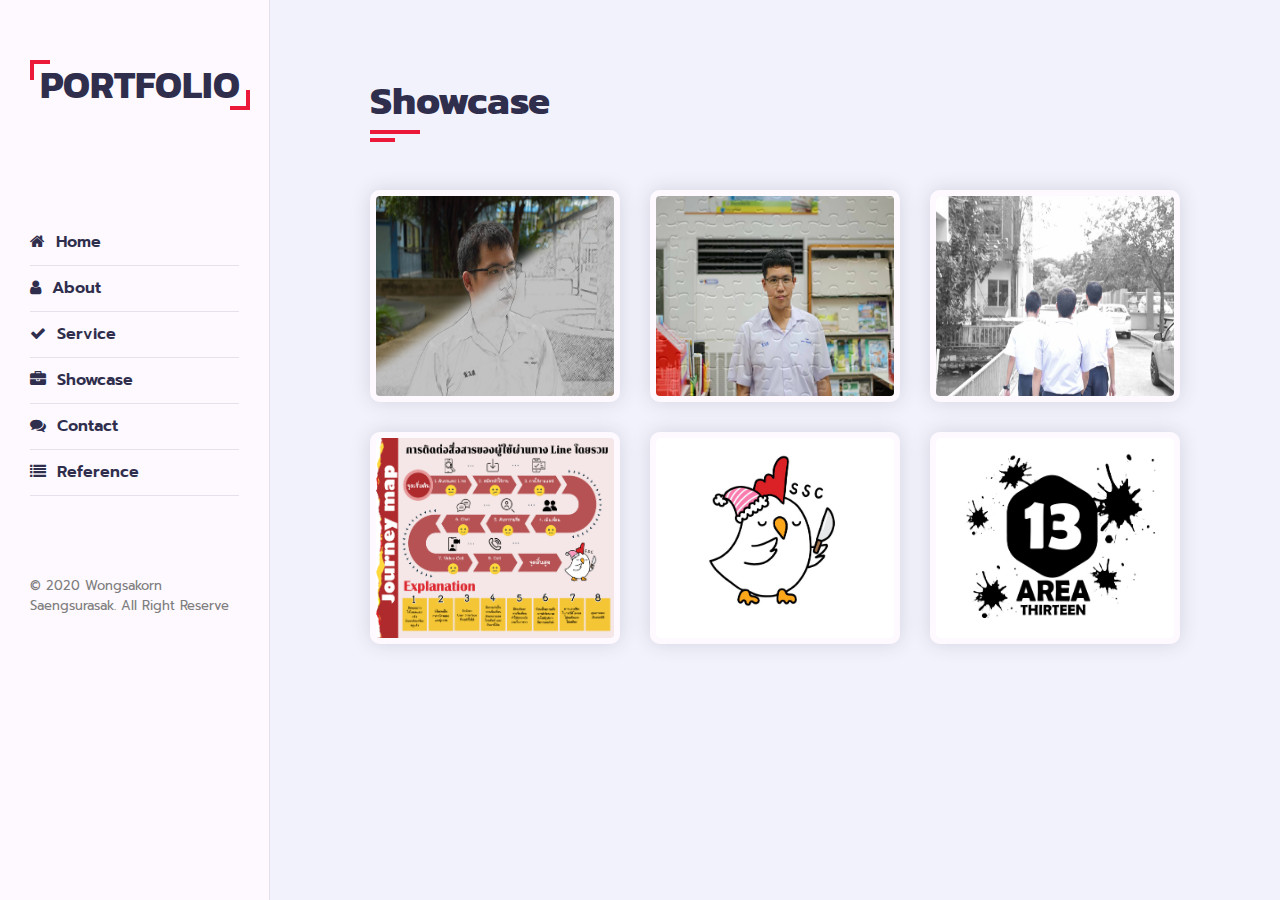
<file: showcase.html>
<!DOCTYPE html>
<html lang="en">

<head>
  <title>Personal Portfolio</title>
  <meta charset="utf-8">
  <link rel="shortcut icon" href="images/icon/favicon.ico" type="image/x-icon" />
  <meta name="viewport" content="width=device-width, initial-scale=1.0">
  <link rel="stylesheet" href="css/style.css" type="text/css">
  <link rel="stylesheet" href="css/nav.css" type="text/css">
  <link rel="stylesheet" href="css/home.css" type="text/css">
  <link rel="stylesheet" href="css/about.css" type="text/css">
  <link rel="stylesheet" href="css/service.css" type="text/css">
  <link rel="stylesheet" href="css/showcase.css" type="text/css">
  <link rel="stylesheet" href="css/contact.css" type="text/css">
  <link rel="stylesheet" href="css/reference.css" type="text/css">
  <link rel="stylesheet" href="css/responsive.css" type="text/css">
  <link rel="stylesheet" href="css/skins/red.css" type="text/css">
</head>

<body>

  <div class="main-container">

    <!---------------------------------------------------- ส่วนของ Menu ---------------------------------------------------->

    <div class="aside">

      <div class="logo">
        <a href="index.html">PORTFOLIO</a>
      </div>

      <div class="nav-toggler">
        <span></span>
      </div>

      <ul class="nav">
        <li><a href="index.html"><i class="fa fa-home"></i> Home</a></li>
        <li><a href="about.html"><i class="fa fa-user"></i> About</a></li>
        <li><a href="service.html"><i class="fa fa-check"></i> Service</a></li>
        <li><a href="showcase.html"><i class="fa fa-briefcase"></i> Showcase</a></li>
        <li><a href="contact.html"><i class="fa fa-comments"></i> Contact</a></li>
        <li><a href="reference.html"><i class="fa fa-list"></i> Reference</a></li>
      </ul>

      <div class="copyrigth-text">
        &copy; 2020 Wongsakorn Saengsurasak. All Right Reserve
      </div>

    </div>

    <!---------------------------------------------------- ส่วนของ Main Content ---------------------------------------------------->

    <div class="main-content">

    <!---------------------------------- ส่วนของหน้า Showcase  ---------------------------------->

    <section class="showcase section" id="showcase">
        <div class="container">

          <div class="row">
            <div class="section-title padd-15">
              <h2>Showcase</h2>
            </div>
          </div>

          <div class="row">

            <!-- Showcase Item1 -->

            <div class="showcase-item padd-15" data-category="photography">
              <div class="showcase-item-inner shadow-dark">
                <div class="showcase-img">
                  <img src="images/showcase/1.jpg" width="250" height="200">
                </div>
                <div class="showcase-info">
                  <h4>Photoshop</h4>
                  <div class="icon">
                    <i class="fa fa-search"></i>
                  </div>
                </div>
              </div>
            </div>

            <!-- Showcase Item2 -->

            <div class="showcase-item padd-15" data-category="photography">
              <div class="showcase-item-inner shadow-dark">
                <div class="showcase-img">
                  <img src="images/showcase/2.jpg" width="250" height="200">
                </div>
                <div class="showcase-info">
                  <h4>Photoshop</h4>
                  <div class="icon">
                    <i class="fa fa-search"></i>
                  </div>
                </div>
              </div>
            </div>

            <!-- Showcase Item3 -->

            <div class="showcase-item padd-15" data-category="photography">
              <div class="showcase-item-inner shadow-dark">
                <div class="showcase-img">
                  <img src="images/showcase/3.jpg" width="250" height="200">
                </div>
                <div class="showcase-info">
                  <h4>Photoshop</h4>
                  <div class="icon">
                    <i class="fa fa-search"></i>
                  </div>
                </div>
              </div>
            </div>

            <!-- Showcase Item4 -->

            <div class="showcase-item padd-15" data-category="photography">
              <div class="showcase-item-inner shadow-dark">
                <div class="showcase-img">
                  <img src="images/showcase/4.jpg" width="250" height="200">
                </div>
                <div class="showcase-info">
                  <h4>Infographic Design </h4>
                  <div class="icon">
                    <i class="fa fa-search"></i>
                  </div>
                </div>
              </div>
            </div>

            <!-- Showcase Item5 -->

            <div class="showcase-item padd-15" data-category="infographic">
              <div class="showcase-item-inner shadow-dark">
                <div class="showcase-img">
                  <img src="images/showcase/5.jpg" width="250" height="200">
                </div>
                <div class="showcase-info">
                  <h4>Logo Design</h4>
                  <div class="icon">
                    <i class="fa fa-search"></i>
                  </div>
                </div>
              </div>
            </div>

            <!-- Showcase Item6 -->

            <div class="showcase-item padd-15" data-category="logo">
              <div class="showcase-item-inner shadow-dark">
                <div class="showcase-img">
                  <img src="images/showcase/6.jpg" width="250" height="200">
                </div>
                <div class="showcase-info">
                  <h4>Logo Design</h4>
                  <div class="icon">
                    <i class="fa fa-search"></i>
                  </div>
                </div>
              </div>
            </div>
            
          </div>
          
      </div>
    </section>
      
    </div>
  </div>

</body>
</html>
</file>
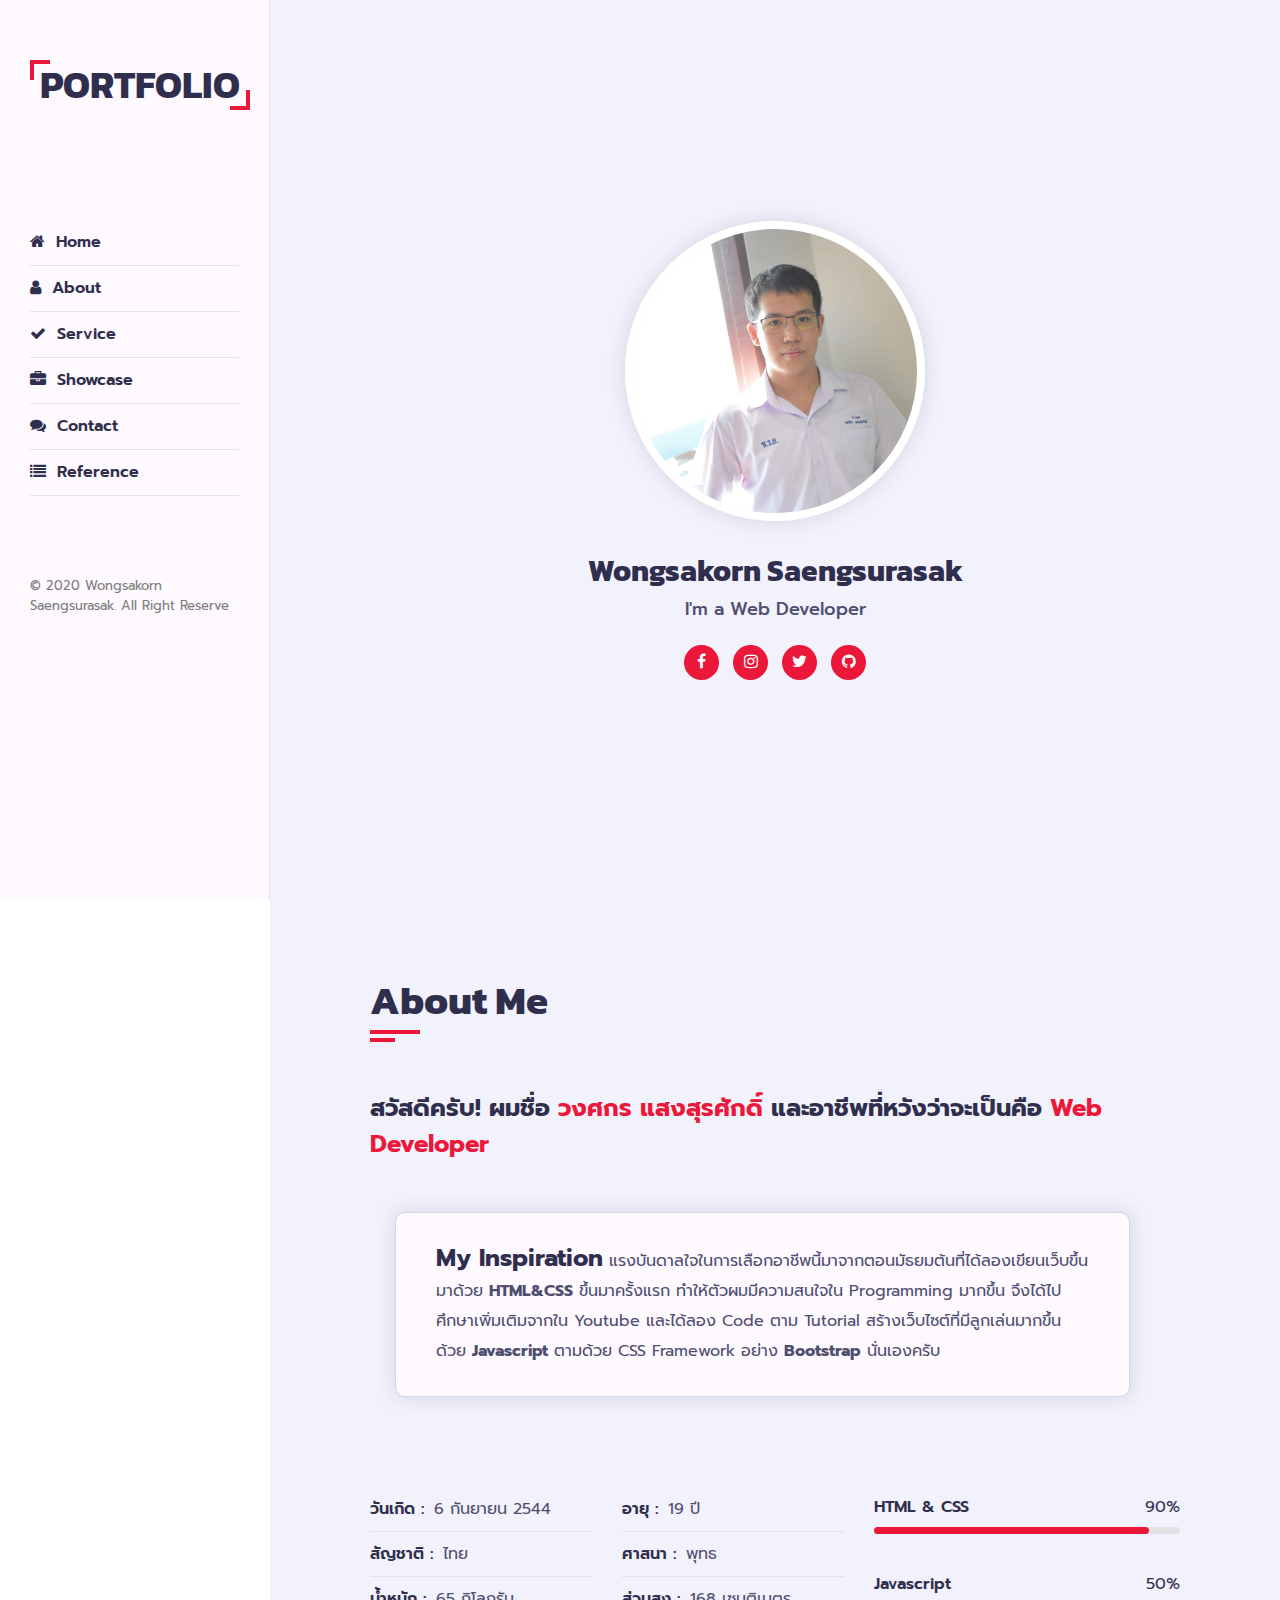
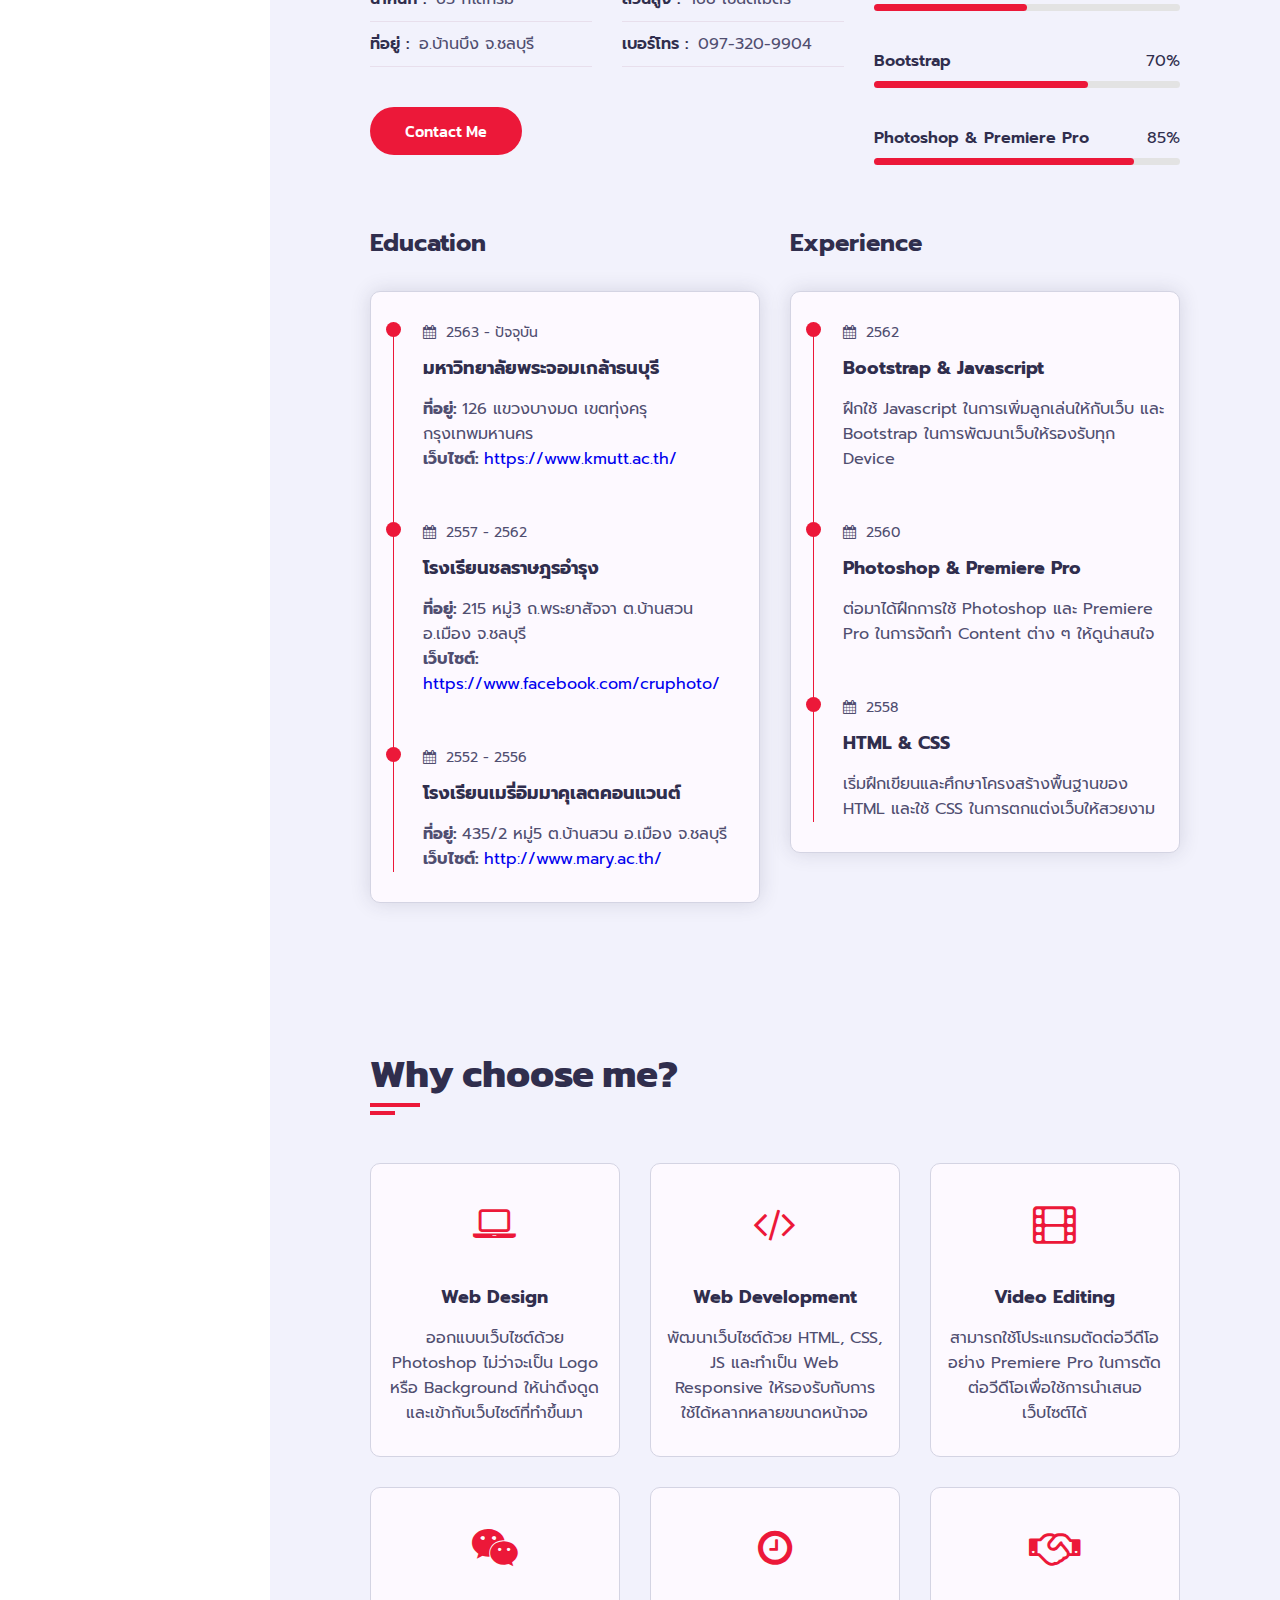
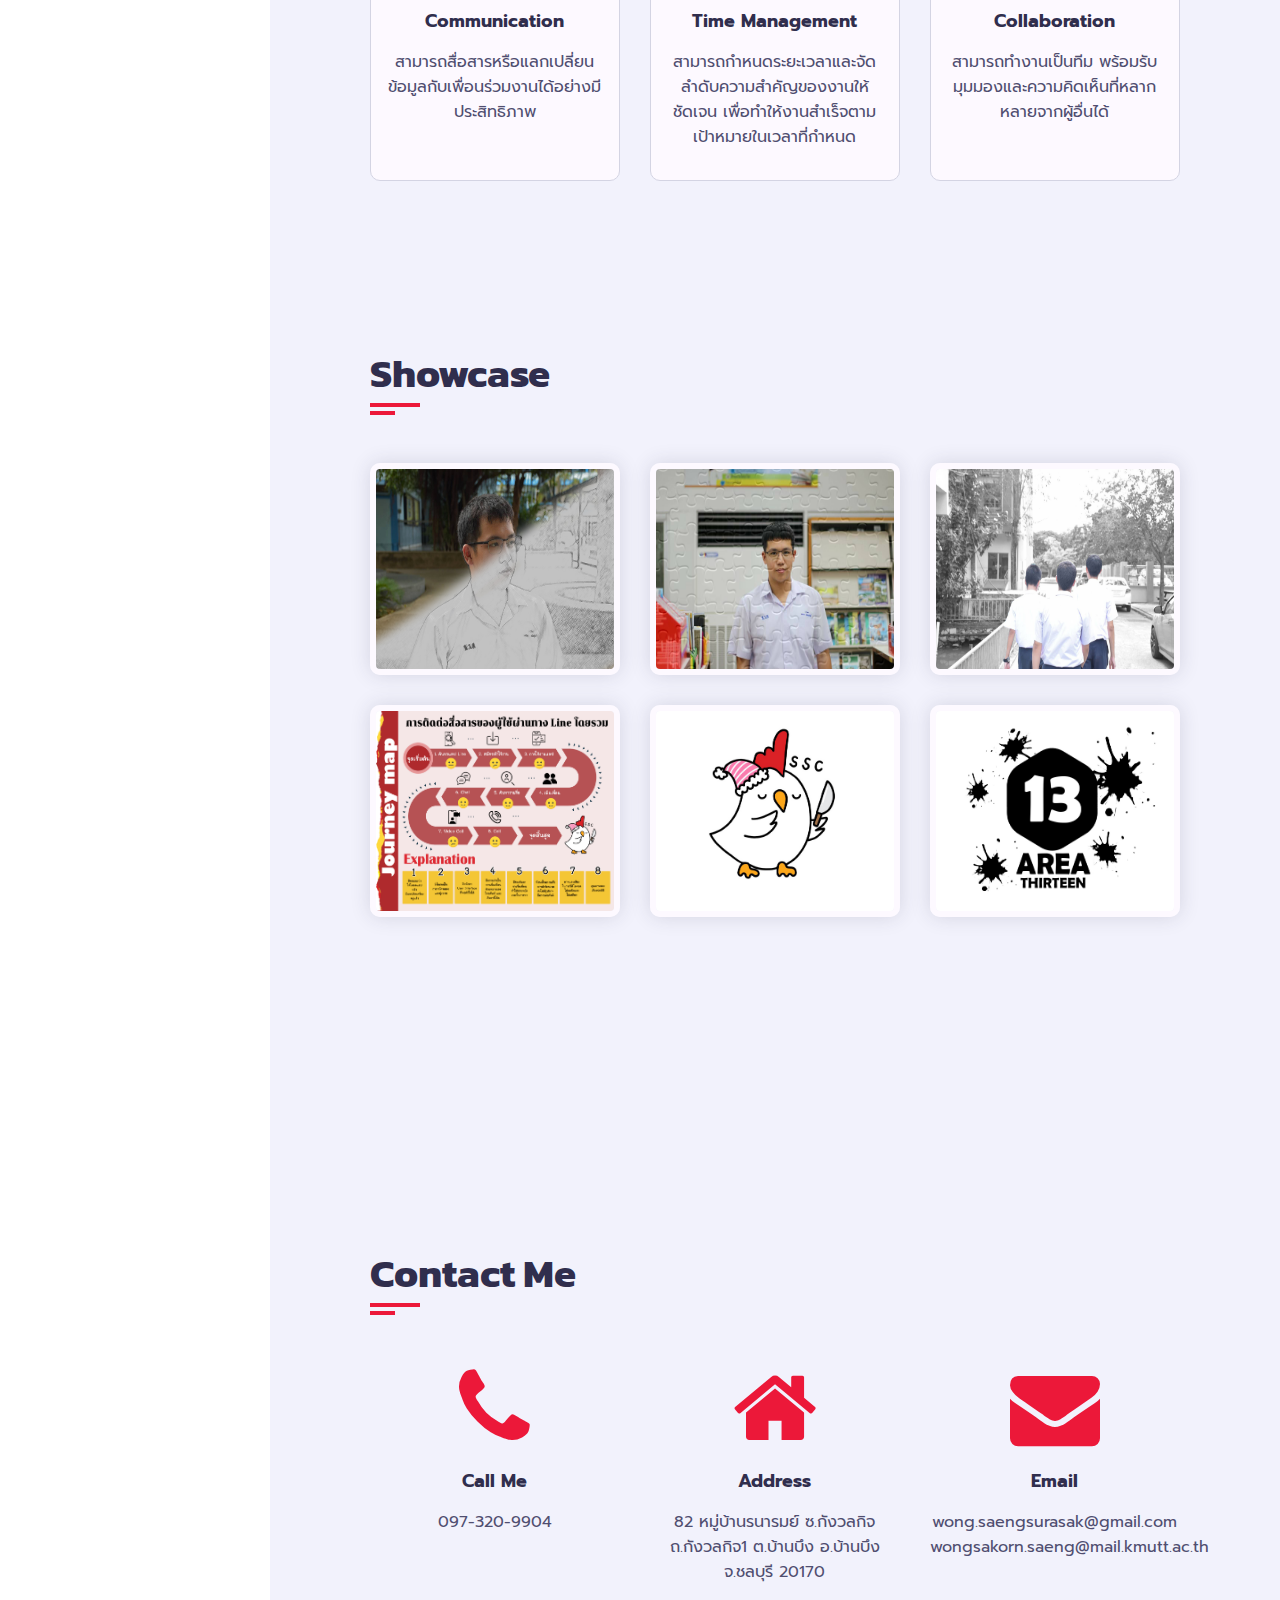
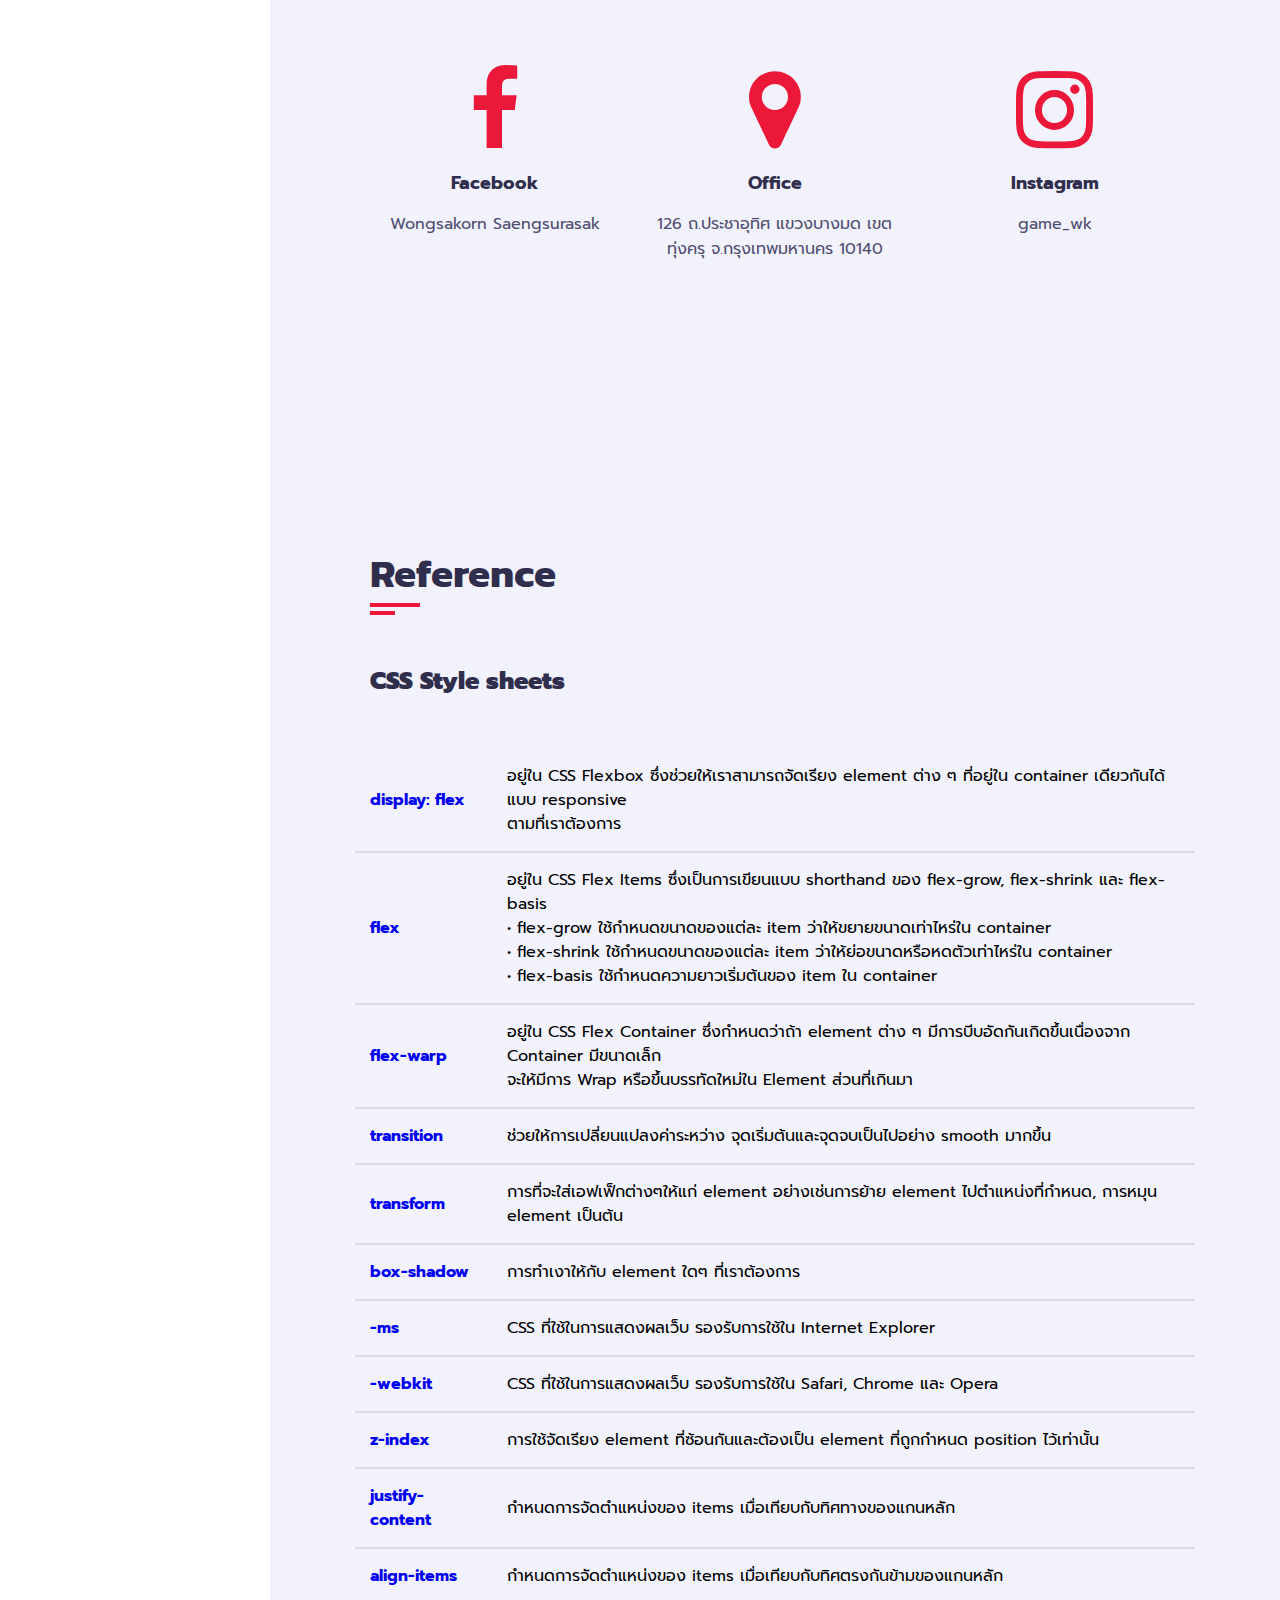
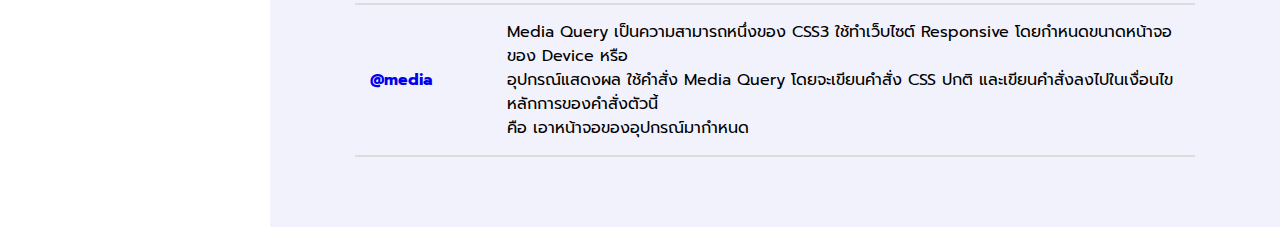
<file: test.html>
<!DOCTYPE html>
<html lang="en">

<head>
  <title>Personal Portfolio</title>
  <meta charset="utf-8">
  <link rel="shortcut icon" href="images/icon/favicon.ico" type="image/x-icon" />
  <meta name="viewport" content="width=device-width, initial-scale=1.0">
  <link rel="stylesheet" href="css/style.css" type="text/css">
  <link rel="stylesheet" href="css/nav.css" type="text/css">
  <link rel="stylesheet" href="css/home.css" type="text/css">
  <link rel="stylesheet" href="css/about.css" type="text/css">
  <link rel="stylesheet" href="css/service.css" type="text/css">
  <link rel="stylesheet" href="css/showcase.css" type="text/css">
  <link rel="stylesheet" href="css/contact.css" type="text/css">
  <link rel="stylesheet" href="css/reference.css" type="text/css">
  <link rel="stylesheet" href="css/responsive.css" type="text/css">
  <link rel="stylesheet" href="css/skins/red.css" type="text/css">
</head>

<body>

  <div class="main-container">

    <!---------------------------------------------------- ส่วนของ Menu ---------------------------------------------------->

    <div class="aside">

      <div class="logo">
        <a href="index.html">PORTFOLIO</a>
      </div>

      <div class="nav-toggler">
        <span></span>
      </div>

      <ul class="nav">
        <li><a href="#home"><i class="fa fa-home"></i> Home</a></li>
        <li><a href="#about"><i class="fa fa-user"></i> About</a></li>
        <li><a href="#service"><i class="fa fa-check"></i> Service</a></li>
        <li><a href="#showcase"><i class="fa fa-briefcase"></i> Showcase</a></li>
        <li><a href="#contact"><i class="fa fa-comments"></i> Contact</a></li>
        <li><a href="#reference"><i class="fa fa-list"></i> Reference</a></li>
      </ul>

      <div class="copyrigth-text">
        &copy; 2020 Wongsakorn Saengsurasak. All Right Reserve
      </div>

    </div>

    <!---------------------------------------------------- ส่วนของ Main Content ---------------------------------------------------->

    <div class="main-content">

      <!---------------------------------- ส่วนของหน้า Home ---------------------------------->

      <section class="home section" id="home">
        <div class="container">
          <div class="intro">

            <img src="images/picture/profile.jpg" alt="profile" class="shadow-dark">

            <h1>Wongsakorn Saengsurasak</h1>
            <p>I'm a Web Developer</p>

            <div class="social-links">
              <a href="https://www.facebook.com/wongsakorn.saengsurasak/" target="_blank"><i class="fa fa-facebook"></i></a>
              <a href="https://www.instagram.com/game_wk/" target="_blank"><i class="fa fa-instagram"></i></a>
              <a href="https://twitter.com/Haigemu" target="_blank"><i class="fa fa-twitter"></i></a>
              <a href="https://github.com/HighGmy" target="_blank"><i class="fa fa-github"></i></a>
            </div>

          </div>
        </div>
      </section>

      <!---------------------------------- ส่วนของหน้า About ---------------------------------->

      <section class="about section" id="about">
        <div class="container">

          <div class="row">
            <div class="section-title padd-15 ">
              <h2>About Me</h2>
            </div>
          </div>

          <!-- ส่วนของการแนะนำตัว -->

          <div class="row">
            <div class="about-content padd-15">
              <div class="row">

                <div class="about-text padd-15">
                  <h3>สวัสดีครับ! ผมชื่อ <span>วงศกร แสงสุรศักดิ์</span> และอาชีพที่หวังว่าจะเป็นคือ <span>Web Developer</span></h3>
                  <p><strong style="color: #302e4d; font-size: 150%;">My Inspiration</strong> แรงบันดาลใจในการเลือกอาชีพนี้มาจากตอนมัธยมต้นที่ได้ลองเขียนเว็บขึ้นมาด้วย <strong>HTML&CSS</strong> ขึ้นมาครั้งแรก 
                    ทำให้ตัวผมมีความสนใจใน Programming มากขึ้น จึงได้ไปศึกษาเพิ่มเติมจากใน Youtube และได้ลอง Code ตาม Tutorial สร้างเว็บไซต์ที่มีลูกเล่นมากขึ้นด้วย 
                    <strong>Javascript</strong> ตามด้วย CSS Framework อย่าง <strong>Bootstrap</strong> นั่นเองครับ
                  </p>
                </div>

              </div>

              <!-- ส่วนของประวัติโดยย่อ -->

              <div class="row">
                <div class="personal-info padd-15">
                  <div class="row">

                    <div class="info-item padd-15">
                      <p>วันเกิด : <span>6 กันยายน 2544</span></p>
                    </div>

                    <div class="info-item padd-15">
                      <p>อายุ : <span>19 ปี</span></p>
                    </div>

                    <div class="info-item padd-15">
                      <p>สัญชาติ : <span>ไทย</span></p>
                    </div>

                    <div class="info-item padd-15">
                      <p>ศาสนา : <span>พุทธ</span></p>
                    </div>

                    <div class="info-item padd-15">
                      <p>น้ำหนัก : <span>65 กิโลกรัม</span></p>
                    </div>

                    <div class="info-item padd-15">
                      <p>ส่วนสูง : <span>168 เซนติเมตร</span></p>
                    </div>

                    <div class="info-item padd-15">
                      <p>ที่อยู่ : <span>อ.บ้านบึง จ.ชลบุรี</span></p>
                    </div>

                    <div class="info-item padd-15">
                      <p>เบอร์โทร : <span>097-320-9904</span></p>
                    </div>

                  </div>

                  <!-- ส่วนของปุ่ม Contect -->

                  <div class="row">
                    <div class="buttons padd-15">
                      <a href="#contact" class="btn">Contact Me</a>
                    </div>
                  </div>
                </div>

                <!-- ส่วนของหน้า Skills -->

                <div class="skills padd-15">
                  <div class="row">

                    <div class="skill-item padd-15">
                      <h5>HTML & CSS</h5>
                      <div class="progress">
                        <div class="progress-in" style="width: 90%;"></div>
                        <div class="skill-percent">90%</div>
                      </div>
                    </div>

                    <div class="skill-item padd-15">
                      <h5>Javascript</h5>
                      <div class="progress">
                        <div class="progress-in" style="width: 50%;"></div>
                        <div class="skill-percent">50%</div>
                      </div>
                    </div>

                    <div class="skill-item padd-15">
                      <h5>Bootstrap</h5>
                      <div class="progress">
                        <div class="progress-in" style="width: 70%;"></div>
                        <div class="skill-percent">70%</div>
                      </div>
                    </div>

                    <div class="skill-item padd-15">
                      <h5>Photoshop & Premiere Pro</h5>
                      <div class="progress">
                        <div class="progress-in" style="width: 85%;"></div>
                        <div class="skill-percent">85%</div>
                      </div>
                    </div>

                  </div>
                </div>
              </div>

              <!-- ส่วนของ Education -->

              <div class="row">

                <div class="education padd-15">
                  <h3 class="title">Education</h3>

                  <div class="row">
                    <div class="timeline-box padd-15">
                      <div class="timeline shadow-dark">

                        <!-- ส่วนของ Timeline Education -->

                        <div class="timeline-item">
                          <div class="circle-dot"></div>

                          <h6 class="timeline-date">
                            <i class="fa fa-calendar"></i> 2563 - ปัจจุบัน
                          </h6>
                          <h4 class="timeline-title">มหาวิทยาลัยพระจอมเกล้าธนบุรี</h4>
                          <p class="timeline-text">
                            <strong>ที่อยู่: </strong>126 แขวงบางมด เขตทุ่งครุ กรุงเทพมหานคร <br>
                            <strong>เว็บไซต์: </strong><a href="https://www.kmutt.ac.th/" target="_blank">https://www.kmutt.ac.th/</a>
                          </p>
                        </div>

                        <div class="timeline-item">
                          <div class="circle-dot"></div>

                          <h6 class="timeline-date">
                            <i class="fa fa-calendar"></i> 2557 - 2562
                          </h6>
                          <h4 class="timeline-title">โรงเรียนชลราษฎรอํารุง</h4>
                          <p class="timeline-text">
                            <strong>ที่อยู่: </strong>215 หมู่3 ถ.พระยาสัจจา ต.บ้านสวน อ.เมือง จ.ชลบุรี  <br>
                            <strong>เว็บไซต์: </strong><a href="https://www.facebook.com/cruphoto/" target="_blank">https://www.facebook.com/cruphoto/</a>
                          </p>
                        </div>

                        <div class="timeline-item">
                          <div class="circle-dot"></div>

                          <h6 class="timeline-date">
                            <i class="fa fa-calendar"></i> 2552 - 2556
                          </h6>
                          <h4 class="timeline-title">โรงเรียนเมรี่อิมมาคุเลตคอนแวนต์</h4>
                          <p class="timeline-text">
                            <strong>ที่อยู่: </strong>435/2 หมู่5 ต.บ้านสวน อ.เมือง จ.ชลบุรี  <br>
                            <strong>เว็บไซต์: </strong><a href="http://www.mary.ac.th/" target="_blank">http://www.mary.ac.th/</a>
                          </p>
                        </div>

                      </div>
                    </div>
                  </div>

                </div>

                <!-- ส่วนของ Experience -->

                <div class="experience padd-15">
                  <h3 class="title">Experience</h3>
                  <div class="row">
                    <div class="timeline-box padd-15">
                      <div class="timeline shadow-dark">

                        <!-- ส่วนของ Timeline Experience -->

                        <div class="timeline-item">
                          <div class="circle-dot"></div>

                          <h6 class="timeline-date">
                            <i class="fa fa-calendar"></i> 2562
                          </h6>
                          <h4 class="timeline-title">Bootstrap & Javascript</h4>
                          <p class="timeline-text">ฝึกใช้ Javascript ในการเพิ่มลูกเล่นให้กับเว็บ และ Bootstrap ในการพัฒนาเว็บให้รองรับทุก Device</p>
                        </div>

                        <div class="timeline-item">
                          <div class="circle-dot"></div>

                          <h6 class="timeline-date">
                            <i class="fa fa-calendar"></i> 2560
                          </h6>
                          <h4 class="timeline-title">Photoshop & Premiere Pro</h4>
                          <p class="timeline-text">ต่อมาได้ฝึกการใช้ Photoshop และ Premiere Pro ในการจัดทำ Content ต่าง ๆ ให้ดูน่าสนใจ</p>
                        </div>

                        <div class="timeline-item">
                          <div class="circle-dot"></div>

                          <h6 class="timeline-date">
                            <i class="fa fa-calendar"></i> 2558
                          </h6>
                          <h4 class="timeline-title">HTML & CSS</h4>
                          <p class="timeline-text">เริ่มฝึกเขียนและศึกษาโครงสร้างพื้นฐานของ HTML และใช้ CSS ในการตกแต่งเว็บให้สวยงาม</p>
                        </div>

                      </div>
                    </div>
                  </div>
                </div>

              </div>

            </div>
          </div>

        </div>
      </section>

      <!---------------------------------- ส่วนของหน้า Service ---------------------------------->

      <section class="service section" id="service">
        <div class="container">

          <div class="row">
            <div class="section-title padd-15">
              <h2>Why choose me?</h2>
            </div>
          </div>

          <div class="row">

            <div class="service-item padd-15">
              <div class="service-item-inner">
                <div class="icon"><i class="fa fa-laptop"></i></div>
                <h4>Web Design</h4>
                <p>ออกแบบเว็บไซต์ด้วย Photoshop ไม่ว่าจะเป็น Logo หรือ Background ให้น่าดึงดูดและเข้ากับเว็บไซต์ที่ทำขึ้นมา</p>
              </div>
            </div>

            <div class="service-item padd-15">
              <div class="service-item-inner">
                <div class="icon"><i class="fa fa-code"></i></div>
                <h4>Web Development</h4>
                <p>พัฒนาเว็บไซต์ด้วย HTML, CSS, JS และทำเป็น Web Responsive ให้รองรับกับการใช้ได้หลากหลายขนาดหน้าจอ</p>
              </div>
            </div>

            <div class="service-item padd-15">
              <div class="service-item-inner">
                <div class="icon"><i class="fa fa-film"></i></div>
                <h4>Video Editing</h4>
                <p>สามารถใช้โประแกรมตัดต่อวีดีโออย่าง Premiere Pro ในการตัดต่อวีดีโอเพื่อใช้การนำเสนอเว็บไซต์ได้</p>
              </div>
            </div>

            <div class="service-item padd-15">
              <div class="service-item-inner">
                <div class="icon"><i class="fa fa-weixin"></i></div>
                <h4>Communication</h4>
                <p>สามารถสื่อสารหรือแลกเปลี่ยนข้อมูลกับเพื่อนร่วมงานได้อย่างมีประสิทธิภาพ</p>
              </div>
            </div>

            <div class="service-item padd-15">
              <div class="service-item-inner">
                <div class="icon"><i class="fa fa-clock-o"></i></div>
                <h4>Time management</h4>
                <p>สามารถกำหนดระยะเวลาและจัดลำดับความสำคัญของงานให้ชัดเจน เพื่อทำให้งานสําเร็จตามเป้าหมายในเวลาที่กำหนด</p>
              </div>
            </div>

            <div class="service-item padd-15">
              <div class="service-item-inner">
                <div class="icon"><i class="fa fa-handshake-o"></i></div>
                <h4>Collaboration</h4>
                <p>สามารถทำงานเป็นทีม พร้อมรับมุมมองและความคิดเห็นที่หลากหลายจากผู้อื่นได้</p>
              </div>
            </div>

          </div>
        </div>
      </section>

      <!---------------------------------- ส่วนของหน้า Showcase  ---------------------------------->

      <section class="showcase section" id="showcase">
        <div class="container">

          <div class="row">
            <div class="section-title padd-15">
              <h2>Showcase</h2>
            </div>
          </div>

          <!--------------------------- Not Use This!! --------------------------->

          <!--
          <div class="row">
            <div class="showcase-filter padd-15">
              <button type="button" class="active" data-filter="all">All</button>
              <button type="button" data-filter="photography">Photography</button>
              <button type="button" data-filter="infographic">Infographic</button>
              <button type="button" data-filter="logo">Logo</button>
            </div>
          </div>
          -->
          

          <div class="row">

            <!-- Showcase Item1 -->

            <div class="showcase-item padd-15" data-category="photography">
              <div class="showcase-item-inner shadow-dark">
                <div class="showcase-img">
                  <img src="images/showcase/1.jpg" width="250" height="200">
                </div>
                <div class="showcase-info">
                  <h4>Photoshop</h4>
                  <div class="icon">
                    <i class="fa fa-search"></i>
                  </div>
                </div>
              </div>
            </div>

            <!-- Showcase Item2 -->

            <div class="showcase-item padd-15" data-category="photography">
              <div class="showcase-item-inner shadow-dark">
                <div class="showcase-img">
                  <img src="images/showcase/2.jpg" width="250" height="200">
                </div>
                <div class="showcase-info">
                  <h4>Photoshop</h4>
                  <div class="icon">
                    <i class="fa fa-search"></i>
                  </div>
                </div>
              </div>
            </div>

            <!-- Showcase Item3 -->

            <div class="showcase-item padd-15" data-category="photography">
              <div class="showcase-item-inner shadow-dark">
                <div class="showcase-img">
                  <img src="images/showcase/3.jpg" width="250" height="200">
                </div>
                <div class="showcase-info">
                  <h4>Photoshop</h4>
                  <div class="icon">
                    <i class="fa fa-search"></i>
                  </div>
                </div>
              </div>
            </div>

            <!-- Showcase Item4 -->

            <div class="showcase-item padd-15" data-category="photography">
              <div class="showcase-item-inner shadow-dark">
                <div class="showcase-img">
                  <img src="images/showcase/4.jpg" width="250" height="200">
                </div>
                <div class="showcase-info">
                  <h4>Infographic Design </h4>
                  <div class="icon">
                    <i class="fa fa-search"></i>
                  </div>
                </div>
              </div>
            </div>

            <!-- Showcase Item5 -->

            <div class="showcase-item padd-15" data-category="infographic">
              <div class="showcase-item-inner shadow-dark">
                <div class="showcase-img">
                  <img src="images/showcase/5.jpg" width="250" height="200">
                </div>
                <div class="showcase-info">
                  <h4>Logo Design</h4>
                  <div class="icon">
                    <i class="fa fa-search"></i>
                  </div>
                </div>
              </div>
            </div>

            <!-- Showcase Item6 -->

            <div class="showcase-item padd-15" data-category="logo">
              <div class="showcase-item-inner shadow-dark">
                <div class="showcase-img">
                  <img src="images/showcase/6.jpg" width="250" height="200">
                </div>
                <div class="showcase-info">
                  <h4>Logo Design</h4>
                  <div class="icon">
                    <i class="fa fa-search"></i>
                  </div>
                </div>
              </div>
            </div>
            
          </div>
          
        </div>
      </section>
      
      <!---------------------------------- ส่วนของหน้า Contact ---------------------------------->

      <section class="contact section" id="contact">
        <div class="container">

          <div class="row">
            <div class="section-title padd-15">
              <h2>Contact Me</h2>
            </div>
          </div>
        
          <div class="row">

            <!-- Contact Item1 -->
            
            <div class="contact-info-item padd-15">
              <div class="icon"><i class="fa fa-phone"></i></div>
              <h4>Call Me</h4>
              <p>097-320-9904</p>
            </div>

            <!-- Contact Item2 -->
            
            <div class="contact-info-item padd-15">
              <div class="icon"><i class="fa fa-home"></i></div>
              <h4>Address</h4>
              <p>82 หมู่บ้านรนารมย์ ซ.กังวลกิจ ถ.กังวลกิจ1 ต.บ้านบึง อ.บ้านบึง จ.ชลบุรี 20170</p>
            </div>

            <!-- Contact Item3 -->

            <div class="contact-info-item padd-15">
              <div class="icon"><i class="fa fa-envelope"></i></div>
              <h4>Email</h4>
              <p>wong.saengsurasak@gmail.com</p>
              <p>wongsakorn.saeng@mail.kmutt.ac.th</p>
            </div>

            <!-- Contact Item4 -->

            <div class="contact-info-item padd-15">
              <div class="icon"><i class="fa fa-facebook"></i></div>
              <h4>Facebook</h4>
              <p>Wongsakorn Saengsurasak</p>
            </div>

            <!-- Contact Item5 -->

            <div class="contact-info-item padd-15">
              <div class="icon"><i class="fa fa-map-marker"></i></div>
              <h4>Office</h4>
              <p>126 ถ.ประชาอุทิศ แขวงบางมด เขตทุ่งครุ จ.กรุงเทพมหานคร 10140</p>
            </div>

            <!-- Contact Item6 -->

            <div class="contact-info-item padd-15">
              <div class="icon"><i class="fa fa-instagram"></i></div>
              <h4>Instagram</h4>
              <p>game_wk</p>
            </div>

          </div>

        </div>
      </section>

      <!---------------------------------- ส่วนของหน้า Reference ---------------------------------->

      <section class="reference section" id="reference">
        <div class="container">

          <div class="row">
            <div class="section-title padd-15">
              <h2>Reference</h2>
            </div>
          </div>

          <div class="row">
            <div class="reference-item padd-15">
              <h3>CSS Style sheets</h3>
            </div>
              <table>
                <tr>
                  <th><a href="https://www.w3schools.com/css/css3_flexbox.asp" target="_blank">display: flex</a></th>
                  <td>อยู่ใน CSS Flexbox ซึ่งช่วยให้เราสามารถจัดเรียง element ต่าง ๆ ที่อยู่ใน container เดียวกันได้แบบ responsive<br>ตามที่เราต้องการ</td>
                </tr>
                <tr>
                  <th><a href="https://www.w3schools.com/cssref/css3_pr_flex.asp" target="_blank">flex</a></th>
                  <td>
                    อยู่ใน CSS Flex Items ซึ่งเป็นการเขียนแบบ shorthand ของ flex-grow, flex-shrink และ flex-basis<br>
                    • flex-grow ใช้กำหนดขนาดของแต่ละ item ว่าให้ขยายขนาดเท่าไหร่ใน container<br>
                    • flex-shrink ใช้กำหนดขนาดของแต่ละ item ว่าให้ย่อขนาดหรือหดตัวเท่าไหร่ใน container <br>
                    • flex-basis ใช้กำหนดความยาวเริ่มต้นของ item ใน container
                  </td>
                </tr>
                <tr>
                  <th><a href="https://www.w3schools.com/cssref/css3_pr_flex-wrap.asp" target="_blank">flex-warp</a></th>
                  <td>อยู่ใน CSS Flex Container ซึ่งกำหนดว่าถ้า element ต่าง ๆ มีการบีบอัดกันเกิดขึ้นเนื่องจาก Container มีขนาดเล็ก<br>จะให้มีการ Wrap หรือขึ้นบรรทัดใหม่ใน Element ส่วนที่เกินมา</td>
                </tr>
                <tr>
                  <th><a href="https://www.w3schools.com/css/css3_transitions.asp" target="_blank">transition</a></th>
                  <td>ช่วยให้การเปลี่ยนแปลงค่าระหว่าง จุดเริ่มต้นและจุดจบเป็นไปอย่าง smooth มากขึ้น</td>
                </tr>
                <tr>
                  <th><a href="https://www.w3schools.com/cssref/css3_pr_transform.asp" target="_blank">transform</a></th>
                  <td>การที่จะใส่เอฟเฟ็กต่างๆให้แก่ element อย่างเช่นการย้าย element ไปตำแหน่งที่กำหนด, การหมุน element เป็นต้น</td>
                </tr>
                <tr>
                  <th><a href="https://www.w3schools.com/cssref/css3_pr_box-shadow.asp" target="_blank">box-shadow</a></th>
                  <td>การทำเงาให้กับ element ใดๆ ที่เราต้องการ</td>
                </tr>
                <tr>
                  <th><a href="https://www.w3schools.com/cssref/css3_browsersupport.asp" target="_blank">-ms</a></th>
                  <td>CSS ที่ใช้ในการแสดงผลเว็บ รองรับการใช้ใน Internet Explorer </td>
                </tr>
                <tr>
                  <th><a href="https://www.w3schools.com/cssref/css3_browsersupport.asp" target="_blank">-webkit</a></th>
                  <td>CSS ที่ใช้ในการแสดงผลเว็บ รองรับการใช้ใน Safari, Chrome และ Opera</td>
                </tr>
                <tr>
                  <th><a href="https://www.w3schools.com/cssref/pr_pos_z-index.asp" target="_blank">z-index</a></th>
                  <td>การใช้จัดเรียง element ที่ซ้อนกันและต้องเป็น element ที่ถูกกำหนด position ไว้เท่านั้น</td>
                </tr>
                <tr>
                  <th><a href="https://www.w3schools.com/cssref/css3_pr_justify-content.asp" target="_blank">justify-content</a></th>
                  <td>กำหนดการจัดตำแหน่งของ items เมื่อเทียบกับทิศทางของแกนหลัก</td>
                </tr>
                <tr>
                  <th><a href="https://www.w3schools.com/cssref/css3_pr_align-items.asp" target="_blank">align-items</a></th>
                  <td>กำหนดการจัดตำแหน่งของ items เมื่อเทียบกับทิศตรงกันข้ามของแกนหลัก</td>
                </tr>
                <tr>
                  <th><a href="https://www.w3schools.com/cssref/css3_pr_mediaquery.asp" target="_blank">@media</a></th>
                  <td> 
                    Media Query เป็นความสามารถหนึ่งของ CSS3 ใช้ทำเว็บไซต์ Responsive โดยกำหนดขนาดหน้าจอของ Device หรือ<br> 
                    อุปกรณ์แสดงผล ใช้คำสั่ง Media Query โดยจะเขียนคำสั่ง CSS ปกติ และเขียนคำสั่งลงไปในเงื่อนไข หลักการของคำสั่งตัวนี้<br>
                    คือ เอาหน้าจอของอุปกรณ์มากำหนด
                  </td>
                </tr>
              </table>        
          </div>

      </div>
    </section>

    </div>

  </div>

</body>

</html>
</file>
<file: css/nav.css>
.aside {
    width: 270px;
    background-color: #fdf9ff;
    position: fixed;
    height: 100%;
    left: 0;
    top: 0;
    z-index: 10;
    border-right:1px solid #e8dfec;
    padding: 30px;
}

.aside .logo {
    padding: 30px 0;
}

.aside .logo a {
    font-size: 38px;
    color: #302e4d;
    font-family: 'Kanit', sans-serif;
    font-weight: 700;
    text-decoration: none;
    display: inline-block;
    position: relative;
    padding: 0 10px;
    line-height: 50px;
}

.aside .logo a::before {
    content: '';
    height: 20px;
    width: 20px;
    position: absolute;
    top: 0;
    left: 0;
}

.aside .logo a::after {
    content: '';
    height: 20px;
    width: 20px;
    position: absolute;
    bottom: 0;
    right: 0;
}

.aside .nav-toggler {
    height: 40px;
    width: 45px;
    border: 1px solid #d4d4e3;
    cursor: pointer;
    position: fixed;
    left: 300px;
    top: 30px;
    z-index: 11;
    border-radius: 5px;
    background-color: #fdf9ff;
    display: none;
    -ms-flex-align: center;
    align-items: center;
    -ms-flex-pack: center;
    justify-content: center;
}

.aside .nav-toggler span {
    height: 2px;
    width: 18px;
    display: inline-block;
    position: relative;
}

.aside .nav-toggler span::before {
    content: '';
    height: 2.2px;
    width: 18px;
    position: absolute;
    top: -6px;
    left: 0;
}

.aside .nav-toggler span::after {
    content: '';
    height: 2.2px;
    width: 18px;
    position: absolute;
    top: 6px;
    left: 0;
}

.aside .nav {
    list-style: none;
    margin: 80px 0;
    padding: 0;
}

.aside .nav li {
    display: block;
}

.aside .nav li a {
    font-size: 16px;
    font-weight: 600;
    color: #302e4d;
    text-decoration: none;
    line-height: 45px;
    display: block;
    border-bottom:1px solid #e8dfec;
    -webkit-transition: all 0.3s ease;
    transition: all 0.3s ease;
    text-transform: capitalize;
}

.aside .nav li a:not(.active):hover {
    padding-left: 5px;
}

.aside .nav li a .fa {
    margin-right: 5px;
}

.aside .copyrigth-text {
    font-size: 13px;
    color: #7d7d7d;
}
</file>
<file: css/home.css>
.home {
    min-height: 100vh;
    display: -ms-flex;
    display: flex;
}

.home .intro {
    text-align: center;
}


.home .intro img {
    height: 300px;
    width: 300px;
    border-radius: 50%;
    display: inline-block;
    border: 8px solid #ffffff;
}

.home .intro h1 {
    font-size: 30px;
    color: #302e4d;
    font-family: 'Kanit', sans-serif;
    font-weight: 700;
    margin: 20px 0 5px;
}

.home .intro p {
    font-size: 18px;
    font-weight: 500;
    margin: 0;
    line-height: 22px;
    color: #504e70;
}

.home .intro .social-links {
    margin-top: 25px;
}

.home .intro .social-links a {
    height: 35px;
    width: 35px;
    display: inline-block;
    line-height: 35px;
    color: #ffffff;
    margin: 0 4px;
    border-radius: 50%;
    text-decoration: none;
    -webkit-transition: all 0.3s ease;
    transition: all 0.3s ease;
}

.home .intro .social-links a:hover {
    -webkit-transform: scale(1.1);
    transform: scale(1.1);
}
</file>
<file: css/about.css>
.about .about-content {
    -ms-flex: 0 0 100%;
    flex: 0 0 100%;
    max-width: 100%;
}

.about .about-content .about-text {
    -ms-flex: 0 0 100%;
    flex: 0 0 100%;
    max-width: 100%;
}

.about .about-content .about-text h3 {
    font-size: 24px;
    margin-bottom: 50px;
    font-weight: 700;
    color: #302e4d;
}

.about .about-content .about-text p {
    font-size: 16px;
    line-height: 30px;
    color: #504e70;
    margin: 50px 50px 50px 25px;
    border: 1px solid #d4d4e3;
    border-radius: 10px;
    padding: 30px 40px;
    background-color: #fdf9ff;
    box-shadow: 0 0 20px rgba(48,46,77,0.15);
}

.about .about-content .personal-info {
    -ms-flex: 0 0 60%;
    flex: 0 0 60%;
    max-width: 60%;
    margin-top: 40px;
}

.about .about-content .personal-info .info-item {
    -ms-flex: 0 0 50%;
    flex: 0 0 50%;
    max-width: 50%;
}

.about .about-content .personal-info .info-item p {
    font-weight: 600;
    padding: 10px 0;
    font-size: 16px;
    color: #302e4d;
    margin: 0;
    border-bottom: 1px solid #e8dfec;
}

.about .about-content .personal-info .info-item p span {
    font-weight: 400;
    color: #504e70;
    margin-left: 4px;
    display: inline-block;
}

.about .about-content .personal-info .buttons {
    margin-top: 30px;
}

.about .about-content .personal-info .buttons .btn {
    margin-right: 15px;
    margin-top: 10px;
}

.about .about-content .skills {
    -ms-flex: 0 0 40%;
    flex: 0 0 40%;
    max-width: 40%;
    margin-top: 40px;
}

.about .about-content .skills .skill-item {
    -ms-flex: 0 0 100%;
    flex: 0 0 100%;
    max-width: 100%;
}

.about .about-content .skills .skill-item h5 {
    line-height: 40px;
    font-weight: 600;
    font-size: 16px;
    color: #302e4d;
    text-transform: capitalize;
    margin: 0;
}

.about .about-content .skills .skill-item .progress {
    background-color: #e3e3e3;
    height: 7px;
    border-radius: 4px;
    width: 100%;
    position: relative;
}

.about .about-content .skills .skill-item {
    margin-bottom: 30px;
}

.about .about-content .skills .skill-item .progress .progress-in {
    position: absolute;
    left: 0;
    top: 0;
    height: 100%;
    border-radius: 4px;
}

.about .about-content .skills .skill-item .skill-percent {
    /*display: none;*/
    line-height: 40px;
    position: absolute;
    right: 0;
    top: -40px;
    font-weight: 400;
    color: #302e4d;
}

.about .about-content .education {
    -ms-flex: 0 0 50%;
    flex: 0 0 50%;
    max-width: 50%;
    margin-top: 30px;
}

.about .about-content .experience {
    -ms-flex: 0 0 50%;
    flex: 0 0 50%;
    max-width: 50%;
    margin-top: 30px;
}

.about .about-content h3.title {
    font-size: 24px;
    margin-bottom: 30px;
    font-weight: 700;
    color: #302e4d;
}

.about .about-content .timeline-box {
    -ms-flex: 0 0 100%;
    flex: 0 0 100%;
    max-width: 100%;
}

.about .about-content .timeline {
    background-color: #fdf9ff;
    padding: 30px 15px;
    border: 1px solid #d4d4e3;
    border-radius: 10px;
    width: 100%;
    position: relative;
}

.about .about-content .timeline .timeline-item {
    position: relative;
    padding-left: 37px;
    padding-bottom: 50px;
}

.about .about-content .timeline .timeline-item:last-child {
    padding-bottom: 0px;
} 

.about .about-content .timeline .timeline-item::before {
    content: '';
    width: 1px;
    position: absolute;
    height: 100%;
    left: 7px;
    top: 0;
}

.about .about-content .timeline .circle-dot {
    position: absolute;
    left: 0;
    top: 0px;
    height: 15px;
    width: 15px;
    left: 0px;
    border-radius: 50%;
}

.about .about-content .timeline .timeline-date {
    font-size: 14px;
    font-weight: 400;
    margin-bottom: 12px;
    color: #504e70;
}

.about .about-content .timeline .timeline-date .fa {
    margin-right: 5px;
}

.about .about-content .timeline .timeline-title {
    font-weight: 700;
    font-size: 18px;
    margin-bottom: 15px;
    text-transform: capitalize;
    color: #302e4d;
}

.about .about-content .timeline .timeline-text {
    font-size: 16px;
    line-height: 25px;
    color: #504e70;
    margin: 0;
}
</file>
<file: css/service.css>
.service .container {
    padding-bottom: 40px;
}

.service .service-item {
    -ms-flex: 0 0 33.33%;
    flex: 0 0 33.33%;
    max-width: 33.33%;
    margin-bottom: 30px;
    display: -ms-flex;
    display: flex;
}

.service .service-item .service-item-inner {
    background-color: #fdf9ff;
    border: 1px solid #d4d4e3;
    border-radius: 10px;
    padding: 30px 15px;
    text-align: center;
    -webkit-transition: all 0.3s ease;
    transition: all 0.3s ease;
}

.service .service-item .service-item-inner:hover {
    -webkit-box-shadow: 0 0 20px rgba(48,46,77,0.15);
    box-shadow: 0 0 20px rgba(48,46,77,0.15);
}

.service .service-item .service-item-inner .icon {
    height: 60px;
    width: 60px;
    /*background-color: red;*/
    display: block;
    margin: 0 auto 30px;
    text-align: center;
    border-radius: 50%;
    -webkit-transition: all 0.3s ease;
    transition: all 0.3s ease;
}

.service .service-item .service-item-inner .icon .fa {
    font-size: 40px;
    line-height: 60px;
    -webkit-transition: all 0.3s ease;
    transition: all 0.3s ease;
}

.service .service-item .service-item-inner:hover .icon .fa {
    font-size: 25px;
    color: #ffffff;
}

.service .service-item .service-item-inner h4 {
    font-size: 18px;
    margin-bottom: 15px;
    color: #302e4d;
    font-weight: 700;
    text-transform: capitalize;
}

.service .service-item .service-item-inner p {
    font-size: 16px;
    color: #504e70;
    line-height: 25px;
    margin: 0;
}
</file>
<file: css/showcase.css>
.showcase .container {
    padding-bottom: 40px;
}

/*.showcase .showcase-filter {
    -ms-flex: 0 0 100%;
    flex: 0 0 100%;
    max-width: 100%;
    text-align: center;
    margin-bottom: 40px;
}

.showcase .showcase-filter button {
    border: none;
    background-color: transparent;
    font-size: 18px;
    font-weight: 700;
    text-transform: capitalize;
    margin: 0 10px;
    color: #302e4d;
    cursor: pointer;
    border-bottom: 2px solid transparent;
    white-space: nowrap;
    padding-bottom: 2px;
    -webkit-transition: all 0.3s ease;
    transition: all 0.3s ease;
}*/

.showcase .showcase-item {
    flex: 0 0 33.33%;
    max-width: 33.33%;
    margin-bottom: 30px;
}

.showcase .showcase-item-inner {
    border: 6px solid #fdf9ff; 
    border-radius: 10px;
    overflow: hidden;
    cursor: pointer;
    position: relative;
}

.showcase .showcase-item-inner .showcase-img img{
    width: 100%;
    display: block;

}

.showcase .showcase-item .showcase-info {
    position: absolute;
    left: 0;
    top: 0;
    background-color: rgba(0, 0, 0, 0.8);
    height: 100%;
    width: 100%;
    z-index: 1;
    padding: 30px;
    -webkit-transition: all 0.3s ease;
    transition: all 0.3s ease;
    opacity: 0;
}

.showcase .showcase-item-inner:hover .showcase-info {
    opacity: 1;
}

.showcase .showcase-item .showcase-info h4 {
    font-size: 18px;
    font-weight: 700;
    color: #fff;
    text-transform: capitalize;
    -webkit-transition: all 0.3s ease;
    transition: all 0.3s ease;
    -webkit-transform: translateX(-20px);
    transform: translateX(-20px);
    opacity: 0;
}

.showcase .showcase-item-inner:hover .showcase-info h4 {
    opacity: 1;
    -webkit-transform: translateX(0px);
    transform: translateX(0px);
}

.showcase .showcase-item .showcase-info .icon {
    height: 40px;
    width: 40px;
    background-color: #fff;
    text-align: center;
    border-radius: 50%;
    position: absolute;
    right: 30px;
    bottom: 30px;
    -webkit-transition: all 0.3s ease;
    transition: all 0.3s ease;
    -webkit-transform: translateX(20px);
    transform: translateX(20px);
    opacity: 0;
}

.showcase .showcase-item-inner:hover .showcase-info .icon {
    opacity: 1;
    -webkit-transform: translateX(0px);
    transform: translateX(0px);
}

.showcase .showcase-item .showcase-info .icon .fa {
    line-height: 40px;
}
</file>
<file: css/responsive.css>
@media (max-width: 1199px) {
    .aside {
        left: -270px;
    }

    .main-content {
        padding-left: 0;
    }

    .about .about-content .personal-info .info-item p span {
        display: block;
        margin-left: 0;
    }
}

@media (max-width: 991px) {
    .showcase .showcase-item,
    .service .service-item {
        -ms-flex: 0 0 50%;
        flex: 0 0 50%;
        max-width: 50%;
    }
}

@media (max-width: 767px) {
    .about .about-content .experience,
    .about .about-content .education,
    .about .about-content .skills,
    .about .about-content .personal-info {
        -ms-flex: 0 0 100%;
        flex: 0 0 100%;
        max-width: 100%;
    }
}

@media (max-width: 575px) {
    .contact .contact-info-item,
    .showcase .showcase-item {
        -ms-flex: 0 0 100%;
        flex: 0 0 100%;
        max-width: 100%;
    }
}
</file>
<file: css/skins/red.css>
.aside .logo a::before {
    border-top: 4px solid #ec1839;
    border-left: 4px solid #ec1839;
}

.aside .logo a::after {
    border-right: 4px solid #ec1839;
    border-bottom: 4px solid #ec1839;
}

.contact .contact-info-item .icon .fa,
.showcase .showcase-item .showcase-info .icon .fa,
.showcase .showcase-filter button.active,
.service .service-item .service-item-inner .icon .fa,
.about .about-content .about-text h3 span,
.aside .nav li a:hover{
    color: #ec1839;
}

.service .service-item .service-item-inner:hover .icon,
.about .about-content .timeline .circle-dot,
.about .about-content .timeline .timeline-item::before,
.about .about-content .skills .skill-item .progress .progress-in,
.btn,
.section-title h2::after,
.section-title h2::before, 
.aside .nav-toggler span,
.aside .nav-toggler span::before,
.aside .nav-toggler span::after,
.home .intro .social-links a {
    background-color: #ec1839;
}

.showcase .showcase-filter button.active {
    border-color: #ec1839;
}
</file>
<file: css/contact.css>
.contact .contact-info-item {
    -ms-flex: 0 0 33.33%;
    flex: 0 0 33.33%;
    max-width: 33.33%;
    text-align: center;
    margin-bottom: 80px;
}

.contact .contact-info-item .icon {
    display: inline-block;
}

.contact .contact-info-item .icon .fa {
    font-size: 90px;
}

.contact .contact-info-item h4 {
    font-size: 18px;
    font-weight: 700;
    color: #302e4d;
    text-transform: capitalize;
    margin: 15px 0 15px;
}

.contact .contact-info-item p {
    font-size: 16px;
    line-height: 25px;
    color: #504e70;
    margin: 0;
    font-weight: 400;
}
</file>
<file: css/reference.css>
.reference .reference-item h3 {
    font-size: 24px;
    margin-bottom: 50px;
    font-weight: 1000;
    color: #302e4d;
}

table {
    border-collapse: collapse;
    width: 100%;
}

th, td {
    padding: 15px;
    text-align: left;
    border-bottom: 2px solid #ddd;
}
</file>
<file: css/style.css>
@import url("https://stackpath.bootstrapcdn.com/font-awesome/4.7.0/css/font-awesome.min.css");
@import url('https://fonts.googleapis.com/css2?family=Kanit&display=swap');
@import url('https://fonts.googleapis.com/css2?family=Kanit&family=Prompt:wght@300&display=swap');

body {
    margin: 0;
    line-height: 1.5;
    font-size: 16px;
    font-family: 'Prompt', sans-serif;
    font-weight: 400;
}

* {
    margin: 0;
    padding: 0;
    outline: none;
    text-decoration: none;
    box-sizing: border-box;
}

::before, ::after {
    box-sizing: border-box;
}

.section {
    background-color: #f2f2fc;
    min-height: 100vh;
    display: block;
    padding: 0 30px;
}

.section .container{
    padding-top: 60px;
    padding: 70px;
}

.section-title {
    -ms-behavior: 0 0 100%;
    flex: 0 0 100%;
    max-width: 100%;
    margin-bottom: 60px;
}

.section-title h2 {
    font-size: 40px;
    font-size: 40px;
    color: #302e4d;
    font-family: 'Kanit', sans-serif;
    font-weight: 700;
    margin: 0;
    position: relative;
}

.section-title h2::before {
    content: '';
    height: 4px;
    width: 50px;
    position: absolute;
    top: 100%;
    left: 0;
}

.section-title h2::after {
    content: '';
    height: 4px;
    width: 25px;
    position: absolute;
    top: 100%;
    left: 0;
    margin-top: 8px;
}

.row {
    display: -ms-flexbox;
    display: flex;
    -ms-flex-wrap: wrap;
    flex-wrap: wrap;
    margin-right: -15px;
    margin-left: -15px;
    position: relative;
}

.padd-15 {
    padding-left: 15px;
    padding-right: 15px;
}

.main-content {
    padding-left: 270px;
}

.container {
    max-width: 1100px;
    width: 100%;
    margin: auto;
}

.shadow-dark {
    -webkit-box-shadow: 0 0 20px rgba(48,46,77,0.15);
    box-shadow: 0 0 20px rgba(48,46,77,0.15);
}

.btn {
    font-size: 16px;
    font-family: 'Kanit', sans-serif;
    font-weight: 500;
    padding: 12px 35px;
    color: #ffffff;
    border-radius: 40px;
    -webkit-transition: all 0.3s ease;
    transition: all 0.3s ease;
    display: inline-block;
    white-space: nowrap;
}

.btn:hover {
    -webkit-transform: scale(1.05);
    transform: scale(1.05);
}

.hidden {
    display: none !important;
}
</file>
